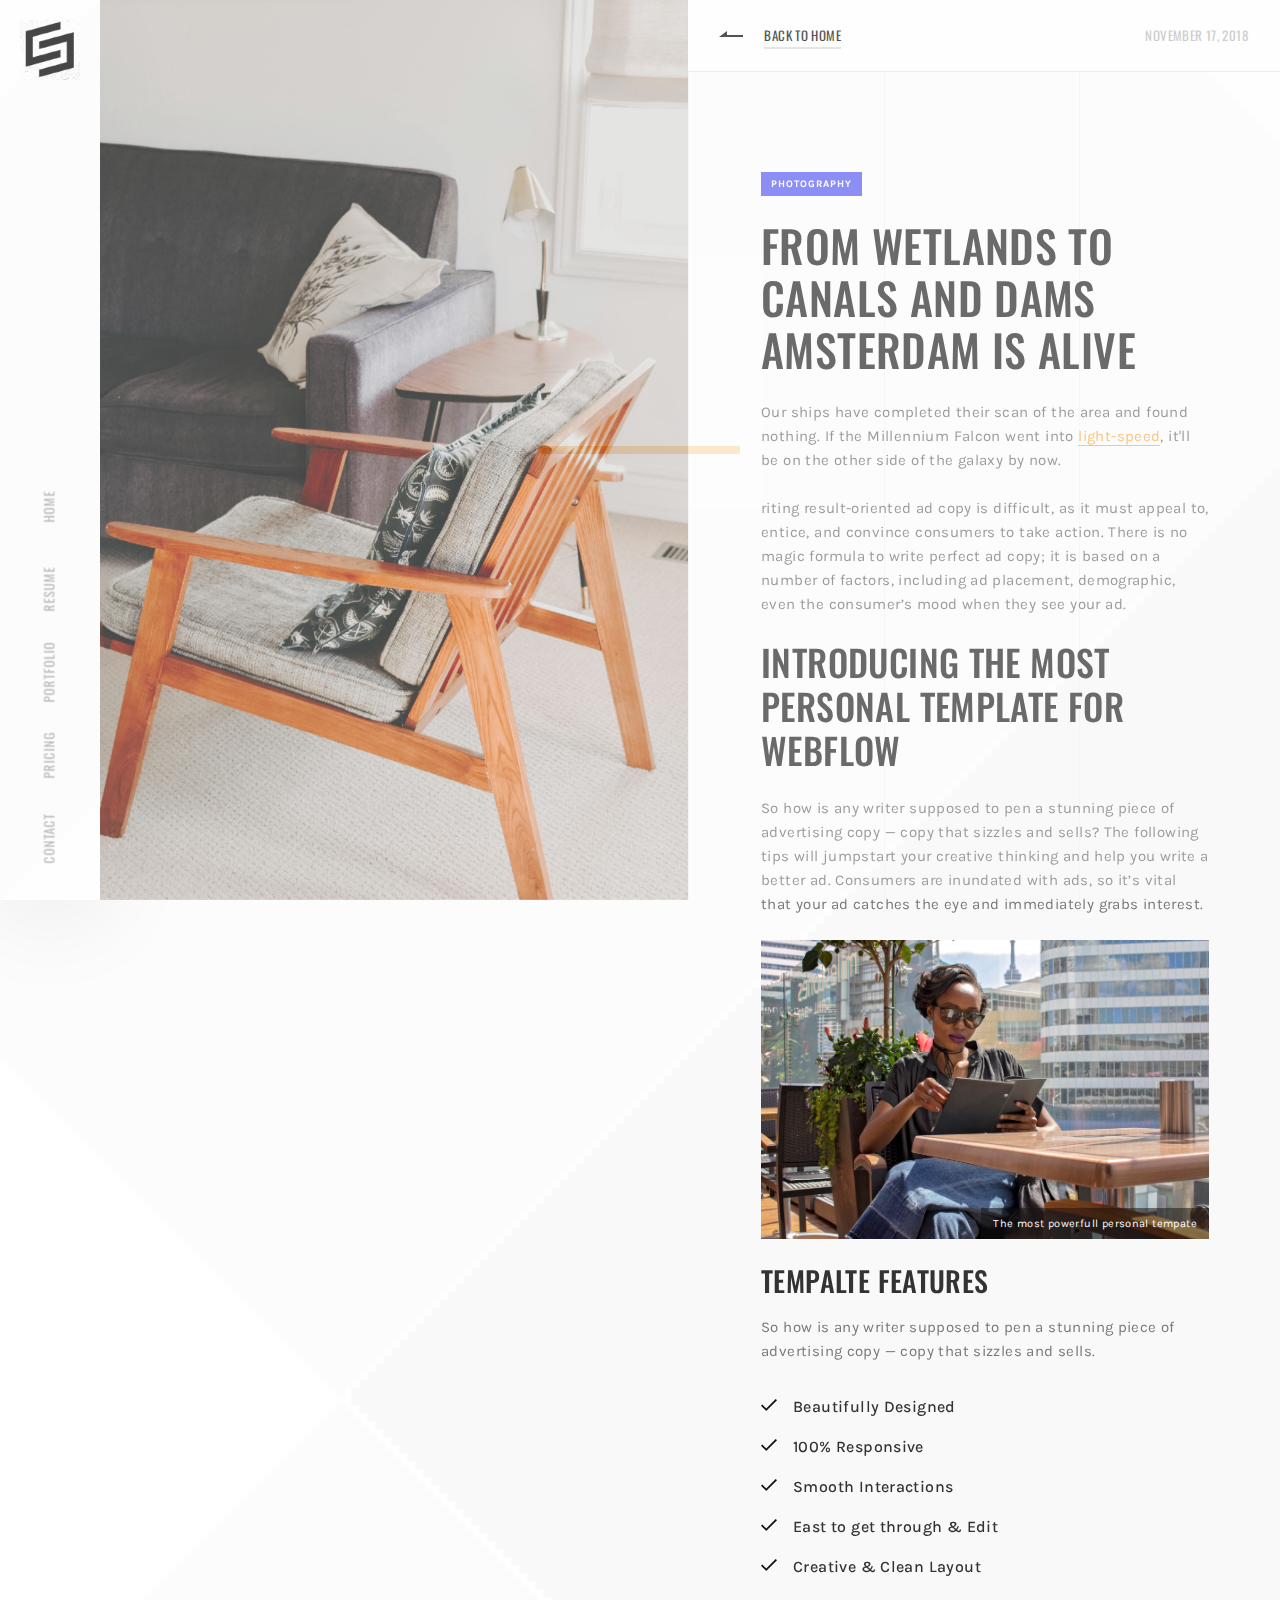
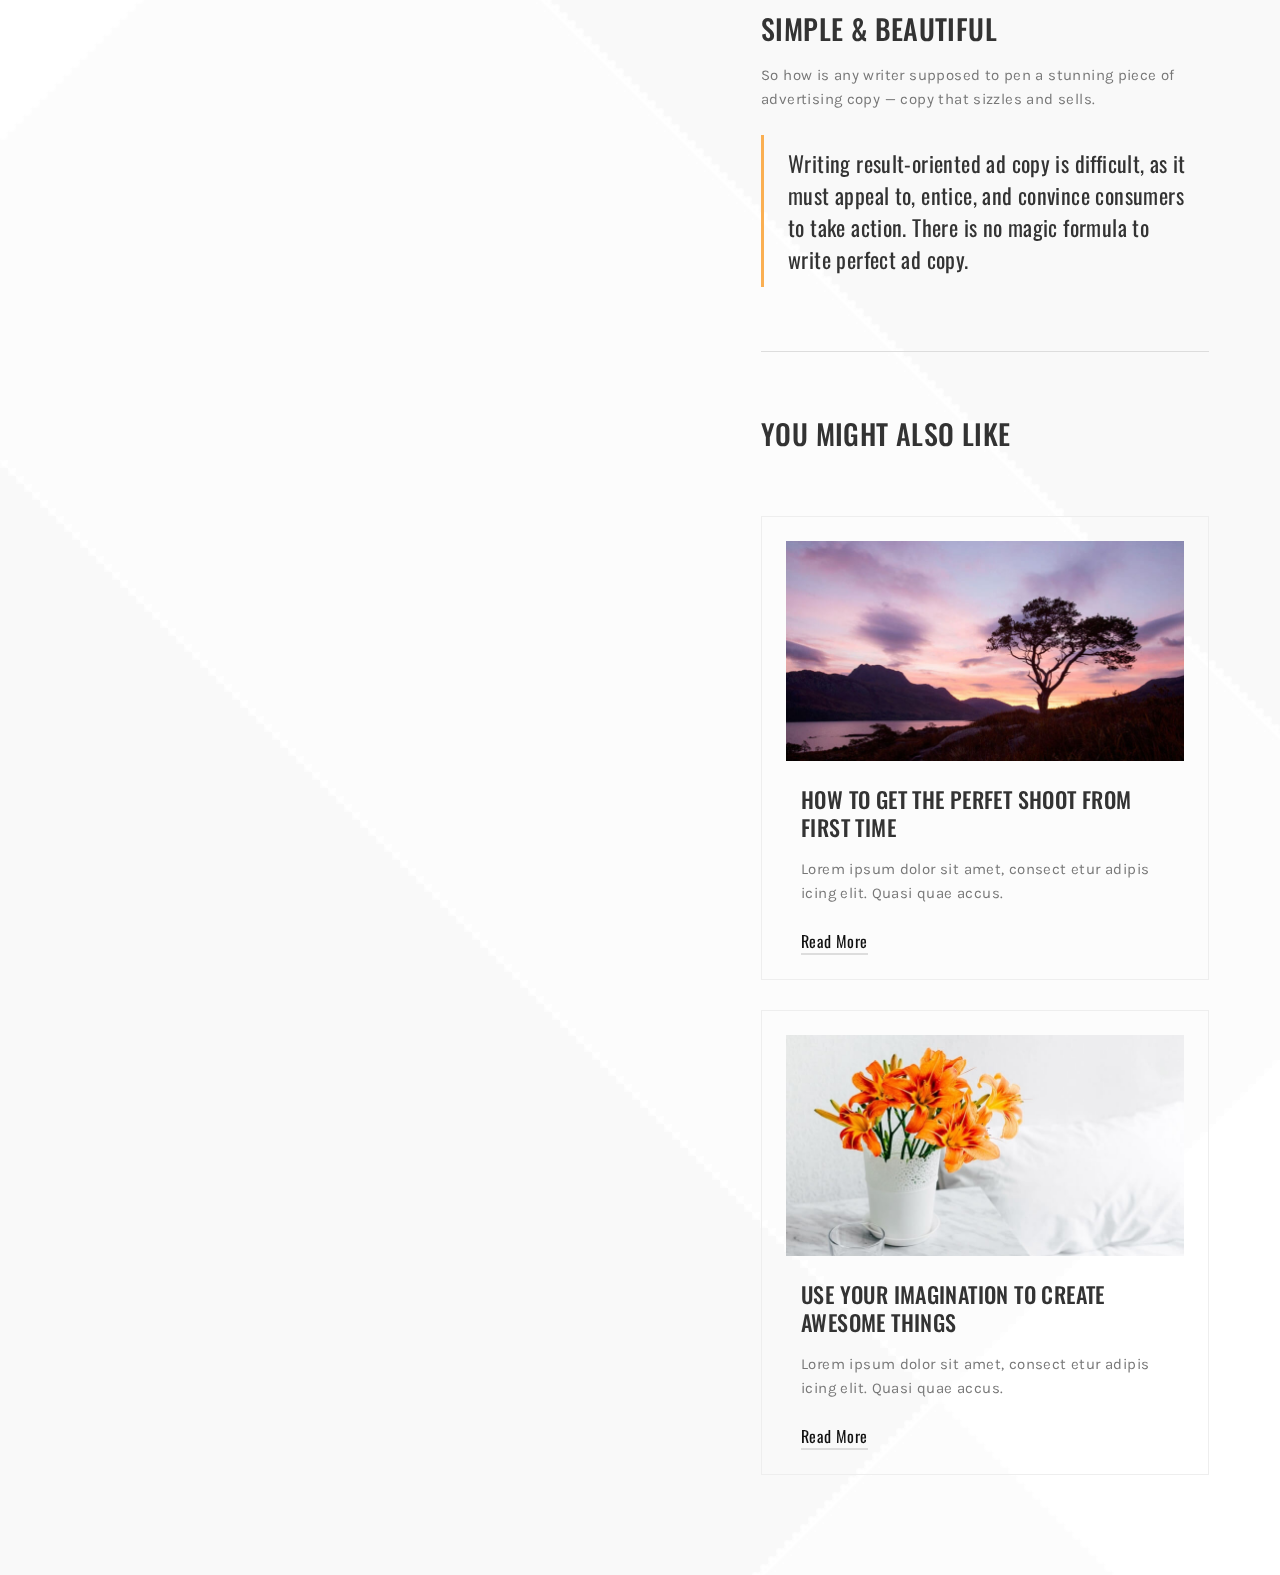
<file: index-single-blog.html>
<!doctype html>
<html lang="zxx"> 


<!-- Mirrored from maron.netlify.com/index-single-blog.html by HTTrack Website Copier/3.x [XR&CO'2014], Mon, 09 Mar 2020 16:47:29 GMT -->
<!-- Added by HTTrack --><meta http-equiv="content-type" content="text/html;charset=UTF-8" /><!-- /Added by HTTrack -->
<head>
    <meta charset="utf-8">
    <title>Maron - One Page Personal Themplate</title>
    <meta name="description" content="Maron - One Page Personal Themplate"/>
    <meta name="viewport" content="width=device-width, initial-scale=1, shrink-to-fit=no">
    <meta http-equiv="X-UA-Compatible" content="IE=edge" />

    <!-- Loading Bootstrap CSS -->
    <link href="assets/plugins/bootstrap/css/bootstrap.min.css" rel="stylesheet" type="text/css">

    <!-- Favicon -->
    <link rel="shortcut icon" href="assets/images/favicon.ico"> 
    
    <!-- Loading Font Icons -->
    <link href="assets/plugins/ionicons/css/ionicons.min.css" rel="stylesheet" type="text/css">
    
    <!-- Include all css plugins (below), or include individual files as needed -->
    <link href="assets/plugins/jpreloader/css/jpreloader.css" rel="stylesheet" type="text/css">
    <link href="assets/plugins/magnific-popup/magnific-popup.css" rel="stylesheet" type="text/css">
    
    <!-- Main CSS -->
    <link href="assets/css/styles.css" rel="stylesheet" type="text/css">
    <link href="assets/css/responsive.css" rel="stylesheet" type="text/css">
    <link href="assets/css/font-awesome.min.css" rel="stylesheet" type="text/css">
    
    <!-- Modernizr JS for IE8 support of HTML5 elements and media queries -->
    <!--[if lt IE 8]>
    <script src="assets/plugins/modernizr/modernizr.min.js"></script>
    <![endif]-->
</head>

<body id="page-top">
  
    <!-- BACKGROUND GRID START -->
    <div class="background-grid height-100 position-fixed">
        <span class="column height-100"></span>
        <span class="column height-100"></span>
        <span class="column height-100"></span>
        <span class="column height-100 hidden-xs"></span>
        <span class="column height-100 hidden-xs hidden-sm"></span>
        <span class="column height-100 hidden-xs hidden-sm"></span>
    </div>
    <!-- //BACKGROUND GRID END -->
    
    <!-- HEADER START -->
    <header class="header">
        <div class="logo text-center">
            <div class="display-table height-100 width-100">
                <div class="display-table-cell vertical-align-middle">
                    <img src="assets/images/logo.png" alt="">
                </div>
                <!-- //.display-table-cell -->
            </div>
            <!-- //.display-table -->
        </div>
        <!-- //.logo -->
        
        <div class="nav-trigger nav-trigger-open">
            <div class="nav-toggle">
                <span></span>
                <span></span>
                <span></span>
            </div>
            <!-- //.nav-toggle -->
        </div>
        <!-- //.nav-trigger -->
    </header>
    <!-- //HEADER END -->
    
    
    
    <!-- NAVIGATION START -->
    <div id="navigation" class="navbar navbar-display-block" role="navigation">
        <div class="container-fluid display-table height-100 width-100">
            <div class="nav-wraper display-table-cell width-100">
                <div class="nav-trigger nav-trigger-close">
                    <span></span>
                    <span></span>
                </div>
                <!-- //.nav-trigger -->

                <ul class="nav navbar-nav text-center text-small text-uppercase">
                    <li class="page-scroll"><a href="index-2.html#home">Home</a></li>
                    <li class="page-scroll"><a href="index-2.html#work-experiences">Resume</a></li>
                    <li class="page-scroll"><a href="index-2.html#portfolio">Portfolio</a></li>
                    <li class="page-scroll"><a href="index-2.html#pricing">Pricing</a></li>
                    <li class="page-scroll"><a href="index-2.html#contact">Contact</a></li>
                </ul>

            </div>
            <!-- //.display-table-cell -->
        </div>
        <!-- //.container-fluid -->
    </div>
    <!-- //NAVIGATION END -->
    
    
    
    <!-- WRAPPER START -->
    <div class="wrapper">
        
        <!-- SECTION - HOME START -->
        <section id="home" class="no-padding-tb width-100">
            
            <div class="container-fluid">
                <div class="row">

                    <div class="col-md-6">
                        <div class="blog-img fix">
                            
                        </div>
                    </div>

                    <div class="col-md-6">
                        <div class="blog-split-content">
                            <div class="hero-split-intro">
                                
                                <div class="post-panel nav-left">
                                    <a href="index-2.html" class="post-back-link w-inline-block">
                                        <div class="link-v1">Back to Home</div>
                                    </a>
                                    <div class="post-date">November 17, 2018</div>
                                </div>
                                <a href="#" class="badge color">Photography</a>
                                <h1 class="heading">FROM WETLANDS TO CANALS AND DAMS AMSTERDAM IS ALIVE</h1>
                                <p class="grey-text">Our ships have completed their scan of the area and found nothing. If the Millennium Falcon went into <a href="#" class="text-link">light-speed</a>, it'll be on the other side of the galaxy by now.</p>
                                <p class="grey-text">riting result-oriented ad copy is difficult, as it must appeal to, entice, and convince consumers to take action. There is no magic formula to write perfect ad copy; it is based on a number of factors, including ad placement, demographic, even the consumer’s mood when they see your ad. </p>
                                <h2>Introducing The Most Personal Template for Webflow</h2>
                                <p class="grey-text">So how is any writer supposed to pen a stunning piece of advertising copy — copy that sizzles and sells? The following tips will jumpstart your creative thinking and help you write a better ad. Consumers are inundated with ads, so it’s vital that your ad catches the eye and immediately grabs interest.</p>
                                <div class="blog-single">
                                    <img src="assets/images/blog-single.jpg" alt="">
                                    <div class="img-caption">The most powerfull personal tempate</div>
                                </div>

                                <h3 class="mt-24">Tempalte features</h3>
                                <p class="grey-text">So how is any writer supposed to pen a stunning piece of advertising copy — copy that sizzles and sells.</p>
                                <div class="list-wra" style="margin-bottom:24px">
                                    <div class="side-feature-list-item">
                                        <img src="assets/images/icons/check-icon.svg" width="16" class="check-mark-icon" alt="">
                                        <div class="plan-desc">Beautifully Designed</div>
                                    </div>
                                    <div class="side-feature-list-item">
                                        <img src="assets/images/icons/check-icon.svg" width="16" class="check-mark-icon" alt="">
                                        <div class="plan-desc">100% Responsive</div>
                                    </div>
                                    <div class="side-feature-list-item">
                                        <img src="assets/images/icons/check-icon.svg" width="16" class="check-mark-icon" alt="">
                                        <div class="plan-desc">Smooth Interactions</div>
                                    </div>
                                    <div class="side-feature-list-item">
                                        <img src="assets/images/icons/check-icon.svg" width="16" class="check-mark-icon" alt="">
                                        <div class="plan-desc">East to get through & Edit</div>
                                    </div>
                                    <div class="side-feature-list-item">
                                        <img src="assets/images/icons/check-icon.svg" width="16" class="check-mark-icon" alt="">
                                        <div class="plan-desc">Creative & Clean Layout </div>
                                    </div>
                                </div>
                                <h3 >Simple &amp; Beautiful</h3>
                                <p class="grey-text">So how is any writer supposed to pen a stunning piece of advertising copy — copy that sizzles and sells.</p>
                                <blockquote>Writing result-oriented ad copy is difficult, as it must appeal to, entice, and convince consumers to take action. There is no magic formula to write perfect ad copy.</blockquote>

                                <h3 class="more-posts-heading">You might Also Like</h3>
                                <div class="service-item blog display-inline-block position-relative">
                                    <img src="assets/images/blog/1.jpg" alt="">
                                    <div class="service-v2-info">
                                        <a href="#"><h4 class="service-v2-heading mt-24">HOW TO GET THE PERFET SHOOT FROM FIRST TIME</h4></a>
                                        <p class="post-description">Lorem ipsum dolor sit amet, consect etur adipis icing elit. Quasi quae accus.</p>
                                        <a href="#" class="link-v2">Read More</a>
                                    </div>
                                </div>

                                <div class="service-item blog display-inline-block position-relative">
                                    <img src="assets/images/blog/2.jpg" alt="">
                                    <div class="service-v2-info">
                                        <a href="#"><h4 class="service-v2-heading mt-24">USE YOUR IMAGINATION TO CREATE AWESOME THINGS</h4></a>
                                        <p class="post-description">Lorem ipsum dolor sit amet, consect etur adipis icing elit. Quasi quae accus.</p>
                                        <a href="#" class="link-v2">Read More</a>
                                    </div>
                                </div>

                            </div>
                        </div>
                    </div>
                    <!-- //.col-md-6 -->

                </div>
                <!-- //.row -->
            </div>
            <!-- //.container -->
            
        </section>
        <!-- //SECTION - HOME END -->

    </div>
    <!-- //WRAPPER END -->
    
    
    <!-- Loading jQuery -->
    <script src="assets/plugins/jquery/jquery.min.js"></script>
    
    <!-- Loading Bootstrap JS -->
    <script src="assets/plugins/bootstrap/js/bootstrap.min.js"></script>
    
    <!-- Include all js plugins (below) -->
    <script src="assets/plugins/jpreloader/js/jpreloader.min.js"></script>
    <script src="assets/plugins/debouncer/debouncer.js"></script>
    <script src="assets/plugins/easing/jquery.easing.min.js"></script>
    <script src="assets/plugins/magnific-popup/jquery.magnific-popup.min.js"></script>
    
    <!-- Loading Theme JS -->
    <script src="assets/js/main.js"></script>
    
</body>


<!-- Mirrored from maron.netlify.com/index-single-blog.html by HTTrack Website Copier/3.x [XR&CO'2014], Mon, 09 Mar 2020 16:47:29 GMT -->
</html>
</file>
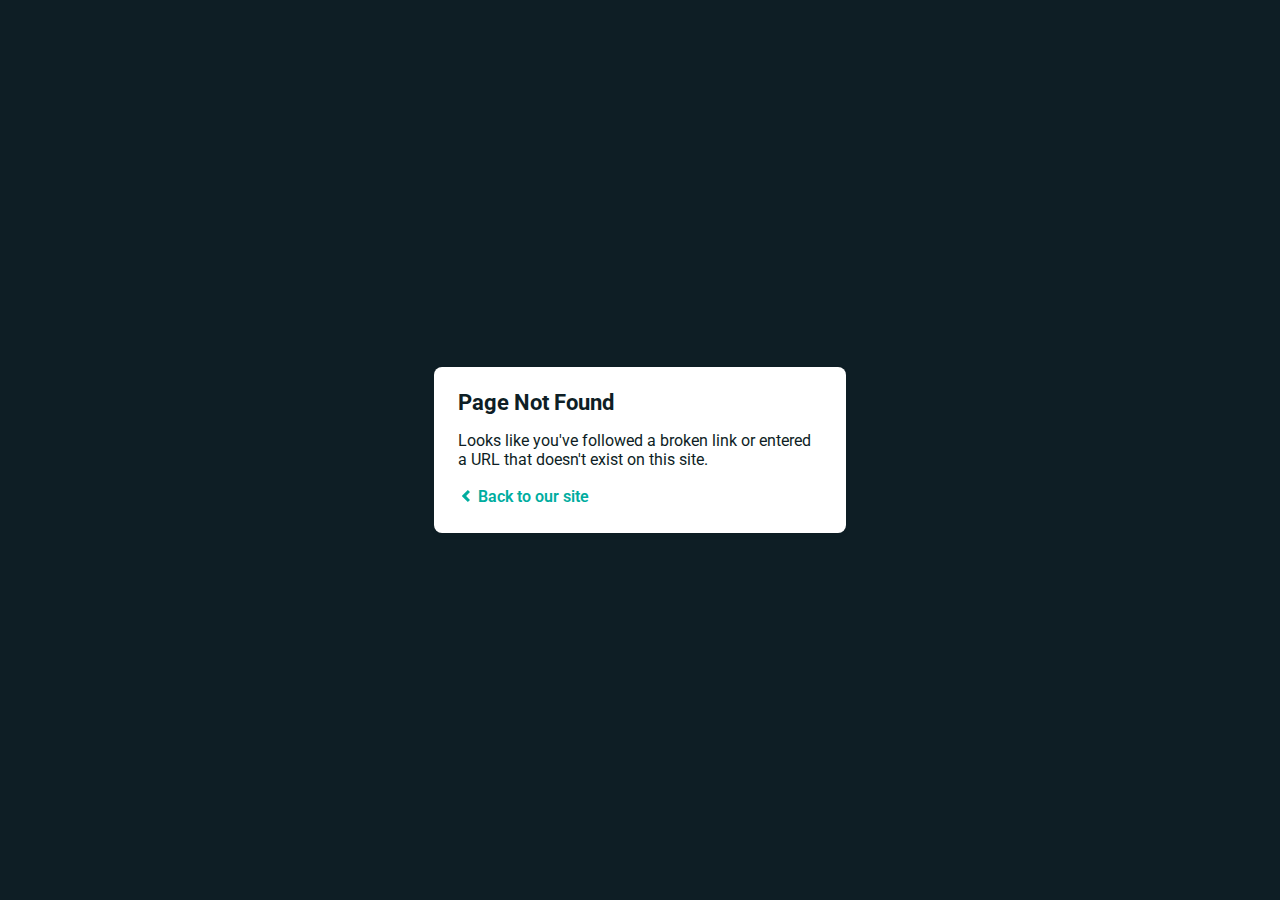
<file: assets/img/icon-arrow-left-dark.html>
<!DOCTYPE html>
<html>
  <head>
    <meta charset="utf-8">
    <meta name="viewport" content="width=device-width, initial-scale=1.0, maximum-scale=1.0, user-scalable=no">

    <title>Page Not Found</title>
    <link href='https://fonts.googleapis.com/css?family=Roboto:400,700&subset=latin,latin-ext' rel='stylesheet' type='text/css'>
    <style>
    body {
      font-family: -apple-system, BlinkMacSystemFont, "Segoe UI", Roboto, Helvetica, Arial, sans-serif, "Apple Color Emoji", "Segoe UI Emoji", "Segoe UI Symbol";
      background: rgb(14, 30, 37);
      color: white;
      overflow: hidden;
      margin: 0;
      padding: 0;
    }

    h1 {
      margin: 0;
      font-size: 22px;
      line-height: 24px;
    }

    .main {
      position: relative;
      display: flex;
      flex-direction: column;
      align-items: center;
      justify-content: center;
      height: 100vh;
      width: 100vw;
    }

    .card {
      position: relative;
      display: flex;
      flex-direction: column;
      width: 75%;
      max-width: 364px;
      padding: 24px;
      background: white;
      color: rgb(14, 30, 37);
      border-radius: 8px;
      box-shadow: 0 2px 4px 0 rgba(14, 30, 37, .16);
    }

    a {
      margin: 0;
      text-decoration: none;
      font-weight: 600;
      line-height: 24px;
      color: #00ad9f;
    }

    a svg {
      position: relative;
      top: 2px;
    }

    a:hover,
    a:focus {
      text-decoration: underline;
      color: #007A70;
    }

    a:hover svg path{
      fill: #007A70;
    }

    p:last-of-type {
      margin: 0;
    }

    </style>
  </head>
  <body>
    <div class="main">
      <div class="card">
        <div class="header">
          <h1>Page Not Found</h1>
        </div>
        <div class="body">
          <p>Looks like you've followed a broken link or entered a URL that doesn't exist on this site.</p>
          <p>
            <a id="back-link" href="/">
              <svg xmlns="http://www.w3.org/2000/svg" width="16" height="16" viewBox="0 0 16 16">
                <path fill="#00ad9f" d="M11.9998836,4.09370803 L8.55809517,7.43294953 C8.23531459,7.74611298 8.23531459,8.25388736 8.55809517,8.56693769 L12,11.9062921 L9.84187871,14 L4.24208544,8.56693751 C3.91930485,8.25388719 3.91930485,7.74611281 4.24208544,7.43294936 L9.84199531,2 L11.9998836,4.09370803 Z"/>
              </svg>
              Back to our site
             </a>
          </p>
        </div>
      </div>
    </div>
    <script>
      (function() {
        if (document.referrer && document.location.host && document.referrer.match(new RegExp("^https?://" + document.location.host))) {
          document.getElementById("back-link").setAttribute("href", document.referrer);
        }
      })();
    </script>
  </body>
</html>
</file>
<file: assets/plugins/jpreloader/css/jpreloader.css>
body{
	display:none;
}
#jpreOverlay {
	background-color: #000000;
}
#jpreSlide{
	font-size:22px;
	font-weight:bold;
	color:#ccc;
	text-align:center;
	width:50%;
	height:30%;
}
#jpreLoader{
	width:300px;
	height:25px;
	box-shadow:0 0 7px 3px #fff;
	-moz-box-shadow:0 0 7px 3px #fff;
	-webkit-box-shadow:0 0 7px 3px #fff;
	border-radius:25px;
	-moz-border-radius:25px;
	-webkit-border-radius:25px;
}
#jpreBar {
	border-radius:25px;
	-moz-border-radius:25px;
	-webkit-border-radius:25px;
	
	background-size:30px 30px;
	-moz-background-size:30px 30px;
	-webkit-background-size:30px 30px;
	-o-background-size:30px 30px;
	
	box-shadow:
      0 5px 5px rgba(255,255,255,0.6) inset,
      0 -5px 7px rgba(0, 0, 0, 0.4) inset;
   -moz-box-shadow:
      0 5px 5px rgba(255,255,255,0.6) inset,
      0 -5px 7px rgba(0, 0, 0, 0.4) inset;
   -webkit-box-shadow:
      0 5px 5px rgba(255,255,255,0.6) inset,
      0 -5px 7px rgba(0, 0, 0, 0.4) inset;
   filter: progid:DXImageTransform.Microsoft.gradient(
      startColorstr='#33ffffff',
      endColorstr='#33000000',
      GradientType=0 );

	background-color:#E07300;
	background-image: -moz-linear-gradient(-45deg, 
		rgba(255,255,255,0.15) 0%, 
		rgba(255,255,255,0.15) 25%, 
		rgba(255,255,255,0) 25%, 
		rgba(255,255,255,0) 50%, 
		rgba(255,255,255,0.15) 50%, 
		rgba(255,255,255,0.15) 75%, 
		rgba(255,255,255,0) 75%, 
		rgba(255,255,255,0) 100%);
	background-image: -webkit-gradient(linear, left top, right bottom, 
		color-stop(0%,rgba(255,255,255,0.2)), 
		color-stop(25%,rgba(255,255,255,0.2)), 
		color-stop(25%,rgba(255,255,255,0)), 
		color-stop(50%,rgba(255,255,255,0)), 
		color-stop(50%,rgba(255,255,255,0.2)), 
		color-stop(75%,rgba(255,255,255,0.2)),
		color-stop(75%,rgba(255,255,255,0)),
		color-stop(100%,rgba(255,255,255,0)));
	background-image: -webkit-linear-gradient(-45deg, 
		rgba(255,255,255,0.3) 0%,
		rgba(255,255,255,0.3) 25%,
		rgba(255,255,255,0) 25%,
		rgba(255,255,255,0) 50%,
		rgba(255,255,255,0.3) 50%,
		rgba(255,255,255,0.3) 75%,
		rgba(255,255,255,0) 75%,
		rgba(255,255,255,0) 100%);
	background-image: -o-linear-gradient(-45deg, 
		rgba(255,255,255,0.15) 0%,
		rgba(255,255,255,0.15) 25%,
		rgba(255,255,255,0) 25%,
		rgba(255,255,255,0) 50%,
		rgba(255,255,255,0.15) 50%,
		rgba(255,255,255,0.15) 75%,
		rgba(255,255,255,0) 75%,
		rgba(255,255,255,0) 100%);
	background-image: -ms-linear-gradient(-45deg, 
		rgba(255,255,255,0.15) 0%,
		rgba(255,255,255,0.15) 25%,
		rgba(255,255,255,0) 25%,
		rgba(255,255,255,0) 50%,
		rgba(255,255,255,0.15) 50%,
		rgba(255,255,255,0.15) 75%,
		rgba(255,255,255,0) 75%,
		rgba(255,255,255,0) 100%);
	background-image: linear-gradient(135deg, 
		rgba(255,255,255,0.15) 0%,
		rgba(255,255,255,0.15) 25%,
		rgba(255,255,255,0) 25%,
		rgba(255,255,255,0) 50%,
		rgba(255,255,255,0.15) 50%,
		rgba(255,255,255,0.15) 75%,
		rgba(255,255,255,0) 75%,
		rgba(255,255,255,0) 100%);
		
	animation: progress 2s linear infinite;
	-moz-animation: progress 2s linear infinite;
	-webkit-animation: progress 2s linear infinite;
	-ms-animation: progress 2s linear infinite;
	-o-animation: progress 2s linear infinite;	
}
#jprePercentage {
	color:#ccc;
	font-family:"Trebuchet MS",Arial,Helvetica,sans-serif;
	font-weight:bold;
	text-align:center;
	text-shadow:1px 1px 1px #333;
	top:-100%;
}

#jpreButton{
	padding:3px 10px;
	cursor:pointer;
	font-weight:bold;
	line-height:1.5;
	text-align:center;
	width:100px;
	margin:0 auto;
	color:#fff;
	text-shadow:-1px -1px 0 #01293F;
	border:1px solid #2EACEA;
	
	border-radius:30px;
	-moz-border-radius:30px;
	-webkit-border-radius:30px;
	
	background-color: #23a6ed;
	background-image: -moz-linear-gradient(top, #23a6ed 0%, #1275aa 100%);
	background-image: -webkit-gradient(linear, left top, left bottom, color-stop(0%,#23a6ed), color-stop(100%,#1275aa));
	background-image: -webkit-linear-gradient(top, #23a6ed 0%,#1275aa 100%);
	background-image: -o-linear-gradient(top, #23a6ed 0%,#1275aa 100%);
	background-image: -ms-linear-gradient(top, #23a6ed 0%,#1275aa 100%);
	background-image: linear-gradient(to bottom, #23a6ed 0%,#1275aa 100%);
	filter: progid:DXImageTransform.Microsoft.gradient( startColorstr='#23a6ed', endColorstr='#1275aa',GradientType=0 );
}

@-webkit-keyframes progress {
  from {
    background-position: 0 0;
  }
  to {
    background-position: -60px -60px;
  }
}
@-moz-keyframes progress {
  from {
    background-position: 0 0;
  }
  to {
    background-position: -60px -60px;
  }
}
@-ms-keyframes progress {
  from {
    background-position: 0 0;
  }
  to {
    background-position: -60px -60px;
  }
}
@-o-keyframes progress {
  from {
    background-position: 0 0;
  }
  to {
    background-position: -60px -60px;
  }
}
@keyframes progress {
  from {
    background-position: 0 0;
  }
  to {
    background-position: -60px -60px;
  }
}
</file>
<file: assets/css/styles.css>
/*** 
====================================================================
  Table of contents
====================================================================

- Google Fonts
- General Css Styles
- Header style
- Navbar Styles 
- About section styles
- Seatures Section styles 
- Services Section style 
- Fun-Facts Section Styles 
- Contact Section styles 
- Blog Section style 
- Skills Section style
- Portfolio Section style 
- pricing table style 
- Testimonials Section style  
- Work Process Section styles
- Footer area style 
- Blog Page

***/

/*** 

====================================================================
  Google fonts
====================================================================

***/
@import url('https://fonts.googleapis.com/css?family=Oswald:300,400,500,700');
@import url('https://fonts.googleapis.com/css?family=Karla:400,700');
@import url('https://fonts.googleapis.com/css?family=Roboto:300,400,700');
/*** 

====================================================================
  Important css
====================================================================

***/
a,
a:active,
a:focus,
a:hover {
    text-decoration: none;
    color: #333
}

a,
body {
    color: #333
}

body,
h1,
h2,
h3,
h4,
h5,
h6,
html,
ul {
    margin: 0;
    padding: 0
}

body,
h6 {
    line-height: 23px
}

.min-height-100,
.popup-wrap .mfp-content {
    min-height: 100%
}

body,
html {
    height: 100%
}

body {
    background-color: #fff;
    background-image: url(../images/bg-pattern-mobile.jpg);
    background-position: center 300px;
    font-family: Karla, sans-serif;
    font-size: 13px;
    -webkit-font-smoothing: antialiased;
    -moz-font-smoothing: antialiased;
    -ms-font-smoothing: antialiased;
    -o-font-smoothing: antialiased;
    letter-spacing: .03em
}

a {
    -webkit-transition: all .2s ease-in-out;
    -moz-transition: all .2s ease-in-out;
    -o-transition: all .2s ease-in-out;
    transition: all .2s ease-in-out;
}

a:active,
a:focus,
a:hover {
    outline: 0
}

p {
    margin-bottom: 24px;
    font-size: 15px;
    line-height: 24px;
    color: #777;
    font-family: Karla, sans-serif
}
img {
    height: auto;
    max-width: 100%
}
img {
    max-width: 100%;
    vertical-align: middle;
    display: inline-block;
}

dl,
ol,
ul {
    list-style-position: outside
}

input,
select,
textarea {
    font-size: 11px;
    letter-spacing: 1px;
    margin: 0 0 20px;
    max-width: 100%;
    padding: 8px 15px;
    resize: none;
    width: 100%
}

input[type=submit] {
    width: auto
}

input[type=submit],
input[type=button],
input[type=email],
input[type=password],
input[type=search],
input[type=text],
textarea {
    -webkit-appearance: none;
    border-radius: 0
}

input:focus,
textarea:focus {
    outline: 0
}

input[type=submit]:focus {
    border: none
}



select::-ms-expand {
    display: none
}

.btn,
.text-highlight {
    display: inline-block
}

::-webkit-scrollbar {
    width: 12px
}

::-webkit-scrollbar-track {
    -webkit-box-shadow: inset 0 0 6px rgba(0, 0, 0, .3);
    -moz-box-shadow: inset 0 0 6px rgba(0, 0, 0, .3);
    box-shadow: inset 0 0 6px rgba(0, 0, 0, .3)
}

::-webkit-scrollbar-thumb {
    background: rgba(210, 210, 210, .8);
    -webkit-box-shadow: inset 0 0 6px rgba(0, 0, 0, .5);
    -moz-box-shadow: inset 0 0 6px rgba(0, 0, 0, .5);
    box-shadow: inset 0 0 6px rgba(0, 0, 0, .5)
}

::-webkit-scrollbar-thumb:window-inactive {
    background: rgba(210, 210, 210, .4)
}

.background-cover,
.background-fix {
    background-repeat: no-repeat;
    background-size: cover
}

h1 {
    margin-top: 0px;
    margin-bottom: 24px;
    font-family: Oswald, sans-serif;
    font-size: 44px;
    line-height: 52px;
    font-weight: 500;
    text-transform: uppercase;
}

h2 {
    margin-top: 0px;
    margin-bottom: 24px;
    font-family: Oswald, sans-serif;
    font-size: 36px;
    line-height: 44px;
    font-weight: 500;
    text-transform: uppercase;
}

h3 {
    margin-top: 0px;
    margin-bottom: 16px;
    font-family: Oswald, sans-serif;
    font-size: 28px;
    line-height: 36px;
    font-weight: 500;
    text-transform: uppercase;
}

h4 {
    margin-top: 0px;
    margin-bottom: 16px;
    font-family: Oswald, sans-serif;
    font-size: 22px;
    line-height: 28px;
    font-weight: 500;
    text-transform: uppercase;
}

h5 {
    font-size: 20px;
    line-height: 25px
}

h6 {
    margin-top: 0px;
    margin-bottom: 8px;
    font-family: Oswald, sans-serif;
    font-size: 15px;
    line-height: 20px;
    font-weight: 500;
    text-transform: uppercase;
}


.btn,
.mfp-counter,
.mfp-title {
    font-family: Karla, sans-serif
}


.word-wrap {
    word-wrap: break-word
}


.background-cover {
    overflow: hidden
}
.section.dark {
    background-image: -webkit-linear-gradient(0deg, #40424b, #1c1d24);
    background-image: linear-gradient(90deg, #40424b, #1c1d24);
}
.section.dark h2{
    color: #fff
}
@media (min-width:992px) {
    body {
        background-image: url(../images/bg-pattern.jpg)
    }
    .background-fix {
        background-attachment: fixed
    }
}




i {
    margin: 0
}

i-circled {
    border-radius: 50%!important
}

.icon {
    font-size: 40px
}


.btn {
    border: 1px solid transparent;
    border-radius: 0;
    letter-spacing: 1px;
    margin-right: 15px;
    text-transform: uppercase;
    width: auto
}

.btn i {
    margin-right: 5px
}

.btn.btn-very-small {
    font-size: 9px;
    padding: 4px 12px 3px;
    letter-spacing: 1px
}

.btn.btn-small {
    font-size: 11px;
    padding: 5px 14px;
    letter-spacing: 1px
}

.btn.btn-medium {
    font-size: 14px;
    padding: 10px 22px;
    letter-spacing: 1px
}

.btn.btn-extra-large,
.btn.btn-large {
    padding: 18px 35px;
    letter-spacing: 1px
}

.btn.btn-large {
    font-size: 16px
}

.btn.btn-extra-large {
    font-size: 18px
}

.btn.btn-large i {
    font-size: 24px
}

.btn.btn-rounded {
    border-radius: 4px!important
}

.btn-shadow {
    -webkit-box-shadow: 0 6px 20px 0 rgba(0, 0, 0, .09), 0 8px 17px 0 rgba(0, 0, 0, .08);
    -moz-box-shadow: 0 6px 20px 0 rgba(0, 0, 0, .09), 0 8px 17px 0 rgba(0, 0, 0, .08);
    box-shadow: 0 6px 20px 0 rgba(0, 0, 0, .09), 0 8px 17px 0 rgba(0, 0, 0, .08)
}

.sep-display-block,
.separator-line,
.separator-line-extra-thick,
.separator-line-extra-thick-full,
.separator-line-extra-thick-long,
.separator-line-full,
.separator-line-long,
.separator-line-medium-thick,
.separator-line-medium-thick-full,
.separator-line-medium-thick-long,
.separator-line-thick,
.separator-line-thick-full,
.separator-line-thick-long,
.separator-line-thin,
.separator-line-thin-full,
.separator-line-thin-long {
    display: block
}

.sep-line-thin,
.separator-line-thin,
.separator-line-thin-full,
.separator-line-thin-long {
    height: 1px
}

.sep-line-medium,
.separator-line,
.separator-line-full,
.separator-line-long {
    height: 2px
}

.sep-line-thick,
.separator-line-thick,
.separator-line-thick-full,
.separator-line-thick-long {
    height: 4px
}

.sep-line-medium-thick,
.separator-line-medium-thick,
.separator-line-medium-thick-full,
.separator-line-medium-thick-long {
    height: 6px
}

.sep-line-extra-thick,
.separator-line-extra-thick,
.separator-line-extra-thick-full,
.separator-line-extra-thick-long {
    height: 8px
}

.sep-line-width,
.separator-line,
.separator-line-extra-thick,
.separator-line-medium-thick,
.separator-line-thick,
.separator-line-thin {
    width: 30px
}

.sep-line-width-long,
.separator-line-extra-thick-long,
.separator-line-long,
.separator-line-medium-thick-long,
.separator-line-thick-long,
.separator-line-thin-long {
    width: 80px
}

.sep-line-width-full,
.separator-line-extra-thick-full,
.separator-line-full,
.separator-line-medium-thick-full,
.separator-line-thick-full,
.separator-line-thin-full {
    width: 100%
}



.text-italic {
    font-style: italic
}

/*** 

====================================================================
  Header Section style
====================================================================

***/
.hero-split-content{
    position: relative;
    display: -webkit-box;
    display: -webkit-flex;
    display: -ms-flexbox;
    display: flex;
    height: 100vh;
    padding-right: 10%;
    padding-left: 10%;
    -webkit-box-orient: vertical;
    -webkit-box-direction: normal;
    -webkit-flex-direction: column;
    -ms-flex-direction: column;
    flex-direction: column;
    -webkit-box-pack: center;
    -webkit-justify-content: center;
    -ms-flex-pack: center;
    justify-content: center;
    -webkit-box-align: start;
    -webkit-align-items: flex-start;
    -ms-flex-align: start;
    align-items: flex-start;
    -webkit-box-flex: 1;
    -webkit-flex: 1;
    -ms-flex: 1;
    flex: 1;
}

.hero-split-intro{
    position: relative;
    display: -webkit-box;
    display: -webkit-flex;
    display: -ms-flexbox;
    display: flex;

    -webkit-box-orient: vertical;
    -webkit-box-direction: normal;
    -webkit-flex-direction: column;
    -ms-flex-direction: column;
    flex-direction: column;
    -webkit-box-pack: center;
    -webkit-justify-content: center;
    -ms-flex-pack: center;
    justify-content: center;
    -webkit-box-align: start;
    -webkit-align-items: flex-start;
    -ms-flex-align: start;
    align-items: flex-start;
    -webkit-box-flex: 1;
    -webkit-flex: 1;
    -ms-flex: 1;
    flex: 1;
}
.contact-block {
    position: absolute;
    left: 0px;
    top: 0px;
    display: -webkit-box;
    display: -webkit-flex;
    display: -ms-flexbox;
    display: flex;
    margin-top: 42px;
    margin-bottom: 8px;
    padding-top: 0px;
    padding-bottom: 16px;
    -webkit-box-align: center;
    -webkit-align-items: center;
    -ms-flex-align: center;
    align-items: center;
    font-family: Oswald, sans-serif;
    color: #bbb;
    font-size: 13px;
    line-height: 24px;
    text-transform: uppercase;
}
.contact-text {
    margin-right: 10px;
}
@media (max-width: 600px){
	h1{
		font-size: 30px;
		line-height: 40px;
	}
	h2{
		font-size: 28px;
		line-height: 35px;
	}
	.location-block.home-v2,
	.contact-block.home-v2{
		display: none;
	}
}
.link-v1 {
    box-shadow: 0 2px 0 0 #ddd;
    -webkit-transition: box-shadow 400ms ease;
    transition: box-shadow 400ms ease;
    font-family: Oswald, sans-serif;
    color: #111;
    margin-left: 5px;
    font-size: 13px;
    line-height: 24px;
    text-decoration: none;
    text-transform: uppercase;
}
.grey-text {
    color: #777;
}

.text-link {
    box-shadow: 0 1px 0 0 #faaf52;
    -webkit-transition: box-shadow 400ms ease;
    transition: box-shadow 400ms ease;
    color: #faaf52;
    text-decoration: none;
}
.color-text{
    color: #faaf52;
}
.text-link:hover{
    box-shadow: 0 2px 0 0 #faaf52;
    color: #faaf52;
}
.hero-split-content p {
    margin-bottom: 24px;
    font-size: 15px;
    line-height: 24px;
}

.signature {
    margin-bottom: 8px;
}
.location-block {
    position: relative;
    display: -webkit-box;
    display: -webkit-flex;
    display: -ms-flexbox;
    display: flex;
    min-height: 32px;
    padding-right: 16px;
    padding-left: 40px;
    -webkit-box-orient: vertical;
    -webkit-box-direction: normal;
    -webkit-flex-direction: column;
    -ms-flex-direction: column;
    flex-direction: column;
    -webkit-box-pack: center;
    -webkit-justify-content: center;
    -ms-flex-pack: center;
    justify-content: center;
    -webkit-box-align: start;
    -webkit-align-items: flex-start;
    -ms-flex-align: start;
    align-items: flex-start;
    color: #777;
    font-size: 12px;
    line-height: 16px;
}
.location-block.home-v2{
    position: absolute;
    left: 0px;
    bottom: 0px;
    margin-bottom: 42px;
    color: #777;
}
.location-icon {
    position: absolute;
    left: 0px;
    top: 0px;
    margin-top: 4px;
    float: left;
}
.text-block {
    float: left;
    font-size: 12px;
    line-height: 16px;
}
.location-text {
    float: left;
    font-family: Oswald, sans-serif;
    font-size: 16px;
    line-height: 20px;
    color: #333
}
.split-image.hero-1 {
    height: 100vh;
    background-image: /*linear-gradient(0deg, rgba(0, 0, 0, .3), hsla(0, 0%, 100%, 0) 25%),*/ url("../images/undraw_onboarding_o8mv (1).svg");
    background-size: 691px 650px;
    background-position: 0px 0px, 50% 0px;
    /* background-size: auto, cover; */
    background-repeat:no-repeat;
    margin: 0 -13px 0 -40px;
}
.split-image.hero-2 {
    height: 100vh;
    background-image: url(../images/header-img/2.html);
    background-position: 50% 50%;
    background-size: cover;
    background-repeat: no-repeat;
    margin: 0 -15px;
}
@media (max-width: 992px){
    .split-image.hero-1{
        margin-top: -55px
    }
    .home .hero-scroll-button{
        display: none;
    }
}
.hero-scroll-button {
    position: absolute;
    left: -48px;
    bottom: 32px;
    z-index: 1;
    display: -webkit-box;
    display: -webkit-flex;
    display: -ms-flexbox;
    display: flex;
    width: 64px;
    height: 64px;
    -webkit-box-pack: center;
    -webkit-justify-content: center;
    -ms-flex-pack: center;
    justify-content: center;
    -webkit-box-align: center;
    -webkit-align-items: center;
    -ms-flex-align: center;
    align-items: center;
    background-color: #faaf52;
    box-shadow: 0 10px 15px 0 rgba(0, 0, 0, .2);
}
.split-image.hero-1 .location-block.home-v2{
    margin-left: 40px
}
.scroll-img{
    position: relative;
    top: 50%;
    left: 50%;
    transform: translate(-50%, -50%);
}
.split-image.hero-1 .hero-scroll-button{

}
.w-inline-block {
    max-width: 100%;
    display: inline-block;
}
.social-icons {
    display: -webkit-box;
    display: -webkit-flex;
    display: -ms-flexbox;
    display: flex;
    -webkit-box-pack: center;
    -webkit-justify-content: center;
    -ms-flex-pack: center;
    justify-content: center;
    -webkit-flex-wrap: wrap;
    -ms-flex-wrap: wrap;
    flex-wrap: wrap;
}
.social-link.dark-bg {
    box-shadow: inset 0 0 0 1px hsla(0, 0%, 100%, .4);
}
.social-link {
    position: relative;
    display: -webkit-box;
    display: -webkit-flex;
    display: -ms-flexbox;
    display: flex;
    overflow: hidden;
    width: 40px;
    height: 40px;
    margin: 4px;
    -webkit-box-pack: center;
    -webkit-justify-content: center;
    -ms-flex-pack: center;
    justify-content: center;
    -webkit-box-align: center;
    -webkit-align-items: center;
    -ms-flex-align: center;
    align-items: center;
    box-shadow: inset 0 0 0 1px #ddd;
}
.social-link:hover .color-hover.down{
    height: 100% 
} 
.line-button-text {
    position: relative;
    z-index: 1;
    -webkit-transition: all .3s ease-in-out;
    transition: all .3s ease-in-out
}
.button{
    position: relative;
    overflow: hidden;
    height: 48px;
    padding: 11px 24px;
    border-radius: 0px;
    background-color: #faaf52;
    -webkit-transition: color 400ms ease, background-color 400ms ease;
    transition: color 400ms ease, background-color 400ms ease;
    font-family: Oswald, sans-serif;
    color: #fff;
    font-size: 15px;
    line-height: 24px;
    text-align: center;
    text-decoration: none;
    text-transform: uppercase;
}
.button.link-button {
    background-color: transparent;
    box-shadow: inset 3px 0 0 0 #faaf52;
    -webkit-transition: color 400ms ease, background-color 400ms ease;
    transition: color 400ms ease, background-color 400ms ease;
    color: #111;
}
.button.link-button.b{
    border: 1px solid #eee;
    border-left: 0
}
.color-hover.left{
    position: absolute;
    left: 0px;
    top: 0px;
    right: auto;
    bottom: 0px;
    width: 3px;
    -webkit-transition: all .3s ease-in-out;
    transition: all .3s ease-in-out
}
.button.link-button:hover .color-hover.left{
    width: 100%
}
.button.link-button:hover .line-button-text{color: #fff}
.hero-social-icon {
    position: relative;
    color: #fff;
    z-index: 1;
}
.color-hover {
    position: absolute;
    left: 0px;
    top: 0px;
    right: 0px;
    bottom: 0px;
    width: 100%;
    background-color: #faaf52;
}
.color-hover.down {
    position: absolute;
    left: 0px;
    top: auto;
    transition: all .3s ease-in-out;
    right: 0px;
    bottom: 0px;
    height: 0px;
}
.social-icons.home-v2-icons {
    position: absolute;
    right: 48px;
    bottom: 40px;
    margin-right: -4px;
}
.link-v2 {
    display: inline-block;
    box-shadow: 0 2px 0 0 #ddd;
    -webkit-transition: box-shadow 400ms ease;
    transition: box-shadow 400ms ease;
    font-family: Oswald, sans-serif;
    color: #111;
    font-size: 16px;
    line-height: 24px;
    text-decoration: none;
}
.link-v2:hover {
    box-shadow: 0 2px 0 0 #111;
}



.mfp-bg {
    background: #fff;
    opacity: 1
}

.mfp-figure:after {
    -webkit-box-shadow: 0 50px 80px 0 rgba(0, 0, 0, .2);
    -moz-box-shadow: 0 50px 80px 0 rgba(0, 0, 0, .2);
    box-shadow: 0 50px 80px 0 rgba(0, 0, 0, .2)
}

.mfp-counter,
.mfp-title {
    font-size: 11px;
    font-weight: 700;
    text-transform: uppercase;
    letter-spacing: 1px
}

.mfp-counter-curr,
.mfp-title {
    color: #333
}

.mfp-counter {
    color: #dad9da
}

.mfp-zoom-out-cur {
    cursor: url(../img/icon-zoom-out-dark.html), -moz-zoom-out;
    cursor: url(../img/icon-zoom-out-dark.html), -webkit-zoom-out;
    cursor: url(../img/icon-zoom-out-dark.html), zoom-out
}

.mfp-zoom-out-cur .mfp-image-holder .mfp-close,
.nav-trigger.nav-trigger-close:hover,
.nav-trigger.nav-trigger-open .nav-toggle:hover {
    cursor: pointer
}

.mfp-iframe-holder .mfp-close,
.mfp-image-holder .mfp-close {
    color: #333
}

.mfp-arrow {
    height: 60px!important;
    margin-top: -30px!important;
    width: 60px!important
}

.mfp-arrow:after,
.mfp-arrow:before {
    display: none!important
}

.mfp-arrow-left,
.mfp-arrow-right {
    background-position: center center!important;
    background-repeat: no-repeat!important
}

.mfp-arrow-right {
    background-image: url(../img/icon-arrow-right-dark.html)!important;
    right: 25px!important
}

.mfp-arrow-left {
    background-image: url(../img/icon-arrow-left-dark.html)!important;
    left: 25px!important
}

.mfp-fade-transition,
.mfp-fade.mfp-bg,
.mfp-fade.mfp-wrap .mfp-content {
    -webkit-transition: opacity .15s ease-in-out;
    -moz-transition: opacity .15s ease-in-out;
    -o-transition: opacity .15s ease-in-out;
    transition: opacity .15s ease-in-out
}

.mfp-fade-opacity-0,
.mfp-fade.mfp-bg,
.mfp-fade.mfp-bg.mfp-removing,
.mfp-fade.mfp-wrap .mfp-content,
.mfp-fade.mfp-wrap.mfp-removing .mfp-content {
    opacity: 0
}

.mfp-fade.mfp-bg.mfp-ready {
    opacity: .98
}

.mfp-fade.mfp-wrap.mfp-ready .mfp-content {
    opacity: 1
}

.popup-wrap .mfp-container {
    padding: 0
}

.popup-wrap button.mfp-close {
    background-color: #333;
    color: #fff;
    opacity: 1
}

.popup-wrap button.mfp-close:active {
    top: 0
}

.popup-main {
    display: none
}

.popup-content {
    height: 100%;
    position: relative;
    width: 100%
}

.popup-content .container {
    padding-bottom: 80px;
    padding-top: 80px
}

#jpreOverlay {
    background-color: #fdfdfd
}

#jpreLoader {
    background-color: #e2e1e2;
    border-radius: 2px;
    box-shadow: none;
    -moz-box-shadow: none;
    -webkit-box-shadow: none;
    margin-top: -4px;
    margin-left: -100px;
    left: 50%!important;
    width: 200px;
    height: 8px
}

#jpreBar {
    border-radius: 2px;
    background-color: #faaf52;
    background-image: none;
    box-shadow: none;
    -moz-box-shadow: none;
    -webkit-box-shadow: none
}

#jpreButton {
    display: none!important
}

@media (min-width:992px) and (max-width:1199px) {
    .container {
        max-width: 890px
    }
}

@media (min-width:1200px) and (max-width:5000px) {
    .container {
        max-width: 1130px
    }
}

.background-grid {
    width: 100%;
    z-index: 5
}

@media (min-width:992px) {
    .background-grid {
        margin-left: 100px;
        width: calc(100% - 100px);
        width: -moz-calc(100% - 100px);
        width: -webkit-calc(100% - 100px)
    }
}

.background-grid>.column {
    border-left: 1px solid rgba(0, 0, 0, .03);
    display: block;
    float: left;
    width: 33.33%
}

@media (min-width:768px) {
    .background-grid>.column {
        width: 25%
    }
}

@media (min-width:992px) {
    .background-grid>.column {
        width: 16.6%
    }
}

.background-grid>.column:first-child {
    border-left: none
}

.header {
    background-color: #fcfcfc;
    -webkit-box-shadow: -5px 0 30px 0 rgba(0, 0, 0, .1);
    -moz-box-shadow: -5px 0 30px 0 rgba(0, 0, 0, .1);
    box-shadow: -5px 0 30px 0 rgba(0, 0, 0, .1);
    position: fixed;
    width: 100%;
    height: 65px;
    z-index: 15
}

@media (min-width:992px) {
    .header {
        -webkit-box-shadow: 0 15px 100px rgba(0, 0, 0, .075);
        -moz-box-shadow: 0 15px 100px rgba(0, 0, 0, .075);
        box-shadow: 0 15px 100px rgba(0, 0, 0, .075);
        top: 0;
        left: 0;
        width: 100px;
        height: 100%
    }
    .header:after,
    .header:before {
        border-style: solid;
        content: '';
        position: absolute;
        left: 0;
        width: 0;
        height: 0
    }
    .header:before {
        border-color: #fff transparent transparent;
        border-width: 100px 100px 0 0;
        top: 0
    }
    .header:after {
        border-color: transparent transparent #fff;
        border-width: 0 0 100px 100px;
        bottom: 0
    }
}
.nav-wraper{
    vertical-align: bottom;
}
@media (max-width: 992px){
    .nav-wraper{
        vertical-align: middle
    }
    .popup-content img{
        margin-bottom: 30px
    }
}
.header .logo {
    width: 55px;
    margin-left: 15px;
    height: 100%;
    z-index: 5
}
.nav-social li> a>i{
    font-size: 16px;
    color: #9f9f9f
}
.nav-social li> a:hover{
    color: #333
}
@media (min-width:992px) {
    .header .logo {
        border-radius: 50%;
        margin-left: -30px;
        position: absolute;
        top: 20px;
        left: 50%;
        width: 60px;
        height: 60px
    }
    .nav-social {
        margin-left: -30px;
        position: absolute;
        bottom: 20px;
        line-height: 28px;
        left: 50%;
        width: 60px;
    }
}

.header .logo span {
    color: #fff
}

.header .logo span:before {
    background-color: #faaf52;
    content: '';
    display: none;
    opacity: .9;
    position: absolute;
    bottom: 8px;
    left: 0;
    width: 100%;
    height: 8px;
    z-index: -1
}

/*** 

====================================================================
  Navbar styles
====================================================================

***/
.navbar {
    border: none;
    margin: 0;
    position: fixed;
    top: 0;
    left: 0;
    width: 100%;
    height: 100%;
    z-index: 20
}

@media (min-width:992px) {
    .navbar {
        width: 100px
    }
    .navbar .container-fluid {
        padding: 0
    }
    .navbar .nav {
        margin-bottom: 20px
    }
}

@media (max-width:991px) {
    .header .logo {
        -webkit-box-shadow: none!important;
        -moz-box-shadow: none!important;
        box-shadow: none!important
    }
    .navbar {
        display: none;
        background-color: #fcfcfc
    }
    .navbar .nav {
        font-size: 24px!important;
        line-height: 34px!important
    }
    .navbar .nav>li {
        padding-top: 5px;
        padding-bottom: 5px
    }
    .navbar .nav>li.active>a {
        color: #faaf52
    }
}

@media (min-width:992px) {
    .navbar .nav>li {
        -webkit-backface-visibility: hidden;
        -moz-backface-visibility: hidden;
        -ms-backface-visibility: hidden;
        -o-backface-visibility: hidden;
        backface-visibility: hidden;
        display: inline-block;
        padding: 30px 0;
        -webkit-transform: rotate(-90deg) translate3d(0, 0, 0);
        -moz-transform: rotate(-90deg) translate3d(0, 0, 0);
        -ms-transform: rotate(-90deg) translate3d(0, 0, 0);
        -o-transform: rotate(-90deg) translate3d(0, 0, 0);
        width: 100px
    }
    .navbar .nav>li.active>a:before {
        opacity: 1
    }
}

.navbar .nav>li>a {
    display: inline-block;
    font-weight: 400;
    color: #9f9f9f;
    font-size: 13px;
    font-family: Oswald, sans-serif;
    letter-spacing: 1px;
    padding: 0 3px
}
.navbar .nav>li>a:hover{
    color: #333
}
@media (max-width:543px) {
    .navbar .nav>li>a {
        padding-bottom: 5px
    }
}

@media (min-width:544px) and (max-width:991px) {
    .navbar .nav>li>a {
        padding-bottom: 8px
    }
}

@media (min-width:992px) {
    .navbar .nav>li>a:before {
        background-color: #faaf52;
        content: '';
        display: block;
        opacity: 0;
        position: absolute;
        bottom: 0;
        left: 0;
        -webkit-transition: opacity .2s ease-in-out;
        -moz-transition: opacity .2s ease-in-out;
        -o-transition: opacity .2s ease-in-out;
        transition: opacity .2s ease-in-out;
        width: 100%;
        height: 2px
    }
    .nav-trigger.nav-trigger-open {
        display: none
    }
}

.navbar .nav>li>a:focus,
.navbar .nav>li>a:hover {
    background: 0 0
}

@media (max-width:991px) {
    .navbar .nav-social {
        padding-top: 18px!important
    }
}

.nav-trigger.nav-trigger-open .nav-toggle {
    position: fixed;
    top: 22px;
    right: 20px;
    width: 30px
}

.nav-trigger.nav-trigger-open .nav-toggle:before {
    font-size: 15px;
    letter-spacing: 1px;
    margin-left: -48px;
    padding-top: 1px;
    position: absolute;
    top: 0;
    left: 0;
    text-transform: uppercase
}

.nav-trigger.nav-trigger-open .nav-toggle>span {
    background-color: #333;
    display: block;
    margin-bottom: 5px;
    width: 100%;
    height: 4px
}

.nav-trigger.nav-trigger-open .nav-toggle>span:last-child {
    margin-bottom: 0
}

.nav-trigger.nav-trigger-close {
    background-color: #faaf52;
    border-radius: 50%;
    -webkit-box-shadow: 0 6px 20px 0 rgba(0, 0, 0, .09), 0 8px 17px 0 rgba(0, 0, 0, .08);
    -moz-box-shadow: 0 6px 20px 0 rgba(0, 0, 0, .09), 0 8px 17px 0 rgba(0, 0, 0, .08);
    box-shadow: 0 6px 20px 0 rgba(0, 0, 0, .09), 0 8px 17px 0 rgba(0, 0, 0, .08);
    display: block;
    margin: 0 auto 30px;
    position: relative;
    width: 52px;
    height: 52px
}

@media (min-width:992px) {
    .nav-trigger.nav-trigger-close {
        display: none
    }
}

.nav-trigger.nav-trigger-close span {
    background-color: #fff;
    display: block;
    margin-top: -1px;
    margin-left: -10px;
    position: absolute;
    top: 50%;
    left: 50%;
    width: 20px;
    height: 2px
}

@media (min-width:768px) {
    .nav-trigger.nav-trigger-close span {
        margin-left: -13px;
        width: 26px
    }
}

.nav-trigger.nav-trigger-close span:nth-child(1) {
    -ms-transform: rotate(45deg);
    -webkit-transform: rotate(45deg);
    transform: rotate(45deg)
}

.nav-trigger.nav-trigger-close span:nth-child(2) {
    -ms-transform: rotate(45deg);
    -webkit-transform: rotate(-45deg);
    transform: rotate(-45deg)
}

.wrapper {
    background: 0 0;
    position: relative;
    width: 100%;
    z-index: 10
}

@media (min-width:992px) {
    .wrapper {
        margin-left: 100px;
        width: calc(100% - 100px);
        width: -moz-calc(100% - 100px);
        width: -webkit-calc(100% - 100px)
    }
}

.section {
    padding: 100px 0
}

@media (max-width:543px) {
    .section.no-padding-top {
        padding-bottom: 80px
    }
    .section.no-padding-bottom {
        padding-top: 80px
    }
}

@media (min-width:544px) and (max-width:991px) {
    .section.no-padding-top {
        padding-bottom: 100px
    }
    .section.no-padding-bottom {
        padding-top: 100px
    }
}

.section-title{
    margin-bottom: 60px
}
.section-title h2{
    margin-bottom: 24px;
    margin-top: 0;
}
.section-title p{
    margin-bottom: 0;
    max-width: 600px
}
.section-title.center p{
    margin: 0 auto;
    text-align: center;
}
.white{
    color: rgba(255, 255, 255, 0.7) !important
}
.t-white{
    color: #fff !important
}
.section .section-title h2.has-sideline,
.section .section-title h3.has-sideline,
.section .section-title h4.has-sideline,
.section .section-title h5.has-sideline,
.section .section-title h6.has-sideline,
.section .section-title span.has-sideline {
    display: inline-block;
    position: relative;
    padding-left: 16px
}

.section .section-title h2.has-sideline:before,
.section .section-title h3.has-sideline:before,
.section .section-title h4.has-sideline:before,
.section .section-title h5.has-sideline:before,
.section .section-title h6.has-sideline:before,
.section .section-title span.has-sideline:before {
    background-color: #faaf52;
    content: '';
    display: block;
    margin-top: -1px;
    position: absolute;
    top: 50%;
    left: 0;
    width: 10px;
    height: 5px
}

@media (max-width:543px) {
    .section .title-extra-large-3 {
        font-size: 35px!important;
        line-height: 55px!important
    }
}

@media (min-width:544px) and (max-width:767px) {
    .section .title-extra-large-3 {
        font-size: 45px!important;
        line-height: 65px!important
    }
}

@media (max-width:543px) {
    .section .title-big {
        font-size: 70px!important;
        line-height: 90px!important
    }
}

@media (min-width:544px) and (max-width:767px) {
    .section .title-big {
        font-size: 80px!important;
        line-height: 100px!important
    }
}

#home {
    display: -webkit-box;
    display: -webkit-flex;
    display: -ms-flexbox;
    display: flex;
}
.header-v1{
    background: url(../images/header-img/3.html) no-repeat center center;
    background-size: cover
}
.header-v1 .heading-container{
    position: relative;
}
.header-v1 .heading-container:before {
    border: 30px solid rgba(255, 255, 255, 0.2);
    content: '';
    height: 400px;
    left: 100px;
    position: absolute;
    top: -75px;
    width: 400px;
    z-index: 0;
}
.header-v1 .hero-split-content p{
    font-size: 17px
}
.header-v1 .social-icons{
    left: 0;
    right: auto;
}

.hero-big-heading {
    font-size: 72px;
    line-height: 80px;
}
.header-v2{
    background: linear-gradient(180deg, rgba(0, 0, 0, .3), rgba(0, 0, 0, .3)), url(../images/header-img/6.html) no-repeat center center;
    background-size: cover;
    overflow: hidden;
}
.header-v3{
    background: linear-gradient(180deg, rgba(0, 0, 0, .3), rgba(0, 0, 0, .3)), url(../images/header-img/4.html) no-repeat center center;
    background-size: cover;
    overflow: hidden;
}
.header-v3 .heading-container{
    position: relative;
    padding: 40px;
    border: 30px solid rgba(234, 121, 19, 0.3);
    border-left: 0;
}
.header-v3 .heading-container:before {
    border-left: 30px solid rgba(234, 121, 19, 0.3);
    content: '';
    height: 400px;
    left: 0px;
    position: absolute;
    top: -430px;
    width: 400px;
    z-index: 0;
}
.header-v3 .heading-container:after {
    border-left: 30px solid rgba(234, 121, 19, 0.3);
    content: '';
    height: 400px;
    left: 0px;
    position: absolute;
    bottom: -430px;
    width: 400px;
    z-index: 0;
}
.header-v3 .contact-block{
    left: 40px
}
.header-v3 .hero-split-content p{
    font-size: 17px
}
.header-v3 .social-icons{
    left: 40px;
    right: auto;
}

.header-v3.header-v4{
    background: linear-gradient(180deg, rgba(0, 0, 0, .3), rgba(0, 0, 0, .3)), url(../images/header-img/5.html) no-repeat center center;
    background-size: cover;
    overflow: hidden;
}
.header-v3.header-v4 .heading-container{
    padding-left: 0
}
@media (min-width:993px ){
    .header-v3.header-v4 .hero-split-content{
        padding-left: 0
    }
}


/*** 

====================================================================
  About Section styles
====================================================================

***/
.section-flex{
    position: relative;
    display: -webkit-box;
    display: -webkit-flex;
    display: -ms-flexbox;
    display: flex;
    overflow: hidden;
    -webkit-box-orient: vertical;
    -webkit-box-direction: normal;
    -webkit-flex-direction: column;
    -ms-flex-direction: column;
    flex-direction: column;
    -webkit-box-pack: center;
    -webkit-justify-content: center;
    -ms-flex-pack: center;
    justify-content: center;
    -webkit-box-align: center;
    -webkit-align-items: center;
    -ms-flex-align: center;
    align-items: center;
}


@media (max-width:991px) {
    #home {
        padding-top: 55px!important
    }
}

.profile{

}
.profile-image {
    margin-top: 15px;
    margin-bottom: 8px
}
.profile-image .image-wraper{
    width: 66.66%;
    margin-left: 15px
}
.profile-image .image-wraper.left{
    margin-right: 33.33%;
}
.profile-image .image-wraper:after,
.profile-image .image-wraper:before {
    content: '';
    display: none;
    width: 45px;
    height: 45px;
    position: absolute
}

.profile-image .image-wraper:before {
    border-top: 2px solid #faaf52;
    border-left: 2px solid #faaf52;
    margin-top: -15px;
    margin-left: -15px;
    top: 0;
    left: 0
}

.profile-image .image-wraper:after {
    border-right: 2px solid #faaf52;
    border-bottom: 2px solid #faaf52;
    margin-bottom: -15px;
    margin-right: -15px;
    bottom: 0;
    right: 0
}
.side-image-float {
    position: absolute;
    width: 66.66%;
    box-shadow: 8px 8px 28px 0 rgba(0, 0, 0, .26);
}
.side-image-float.right {
    right: 15px;
    top: 50%;
    transform: translateY(-50%);
}


.profile-detail {
    display: -webkit-box;
    display: -webkit-flex;
    display: -ms-flexbox;
    display: flex;
    width: 100%;
    -webkit-box-pack: center;
    -webkit-justify-content: center;
    -ms-flex-pack: center;
    justify-content: center;
    -webkit-box-align: center;
    -webkit-align-items: center;
    -ms-flex-align: center;
    align-items: center;
}

.profile-detail .inner-content {
    background: url(../images/bg-profile-detail.jpg) #fcfcfc;
    -webkit-box-shadow: 0 15px 30px -10px rgba(0, 0, 0, .08);
    -moz-box-shadow: 0 15px 30px -10px rgba(0, 0, 0, .08);
    box-shadow: 0 15px 30px -10px rgba(0, 0, 0, .08);
    padding: 20px 15px;
    position: relative
}

.side-feature-list-item{
    display: -webkit-box;
    display: -webkit-flex;
    display: -ms-flexbox;
    display: flex;
    padding-top: 10px;
    padding-bottom: 10px;
    -webkit-box-align: start;
    -webkit-align-items: flex-start;
    -ms-flex-align: start;
    align-items: flex-start;
    font-size: 15px;
    line-height: 20px;
    font-weight: 700;
}
.check-mark-icon {
    margin-right: 16px;
}
.profile-image .image-wraper:after,
.profile-image .image-wraper:before {
    display: block
}
@media (min-width:544px) {
    
    .profile-detail .inner-content {
        padding: 35px 20px
    }
    .profile-detail ul>li {
        margin-bottom: 10px
    }
}

.profile-detail ul>li:last-child {
    margin-bottom: 0
}

.profile-detail ul>li label {
    font-weight: 600;
    letter-spacing: 1px;
    margin: 0;
    padding: 7px 10px
}

@media (min-width:544px) {
    .profile-detail ul>li label {
        padding: 7px 13px
    }
}

.profile-detail ul>li span {
    padding: 7px 0;
    position: absolute;
    left: 118px;
    letter-spacing: 1px;
    line-height: 20px!important
}

@media (min-width:544px) {
    .profile-detail ul>li span {
        left: 128px
    }
    .services .item {
        border-bottom: 1px solid #c2c0c1
    }
}

.profile-detail .line {
    content: '';
    display: none;
    position: absolute;
    margin-top: -320px;
    margin-left: -23px;
    top: 50%;
    left: 50%;
    width: 46px;
    height: 640px;
    -webkit-transform: rotate(40deg);
    -moz-transform: rotate(40deg);
    -ms-transform: rotate(40deg);
    -o-transform: rotate(40deg);
    transform: rotate(40deg);
    z-index: -1
}

.profile-detail .line:after,
.profile-detail .line:before {
    background-color: #faaf52;
    content: '';
    display: block;
    position: absolute;
    width: 1px;
    height: 100%
}

.profile-detail .line:before {
    top: 35px;
    left: 0
}

.profile-detail .line:after {
    margin-top: -35px;
    top: 0;
    right: 0
}

.btn-resume-download {
    height: 60px;
    margin-top: 40px
}

@media (min-width:544px) and (max-width:991px) {
    .profile-detail .line {
        display: block
    }
    .btn-resume-download {
        margin-top: 50px
    }
}

@media (min-width:1200px) {
    .profile-detail .line {
        display: block
    }
    .btn-resume-download {
        margin-top: 50px
    }
}

.btn-resume-download a {
    margin-left: -125px;
    position: absolute;
    top: 0;
    left: 50%;
    width: 250px;
    height: 60px
}

.btn-resume-download a i,
.btn-resume-download a span {
    height: 60px;
    line-height: 60px!important;
    top: 0
}

.btn-resume-download a i {
    border-radius: 50%;
    left: 0;
    width: 60px
}

.btn-resume-download a span {
    left: 60px;
    width: 190px
}
/*** 

====================================================================
  Features Section styles
====================================================================

***/
#services,
#features {
    padding-bottom: 70px
}
#features .service-item-v1{
    border-bottom: 3px solid #faaf52;
    transition: all .3s ease-in-out;
}
#features .service-item-v1:hover{
    border-bottom-color: #84847c;
}
.services-v2 {
    display: -webkit-box;
    display: -webkit-flex;
    display: -ms-flexbox;
    display: flex;
    -webkit-flex-wrap: wrap;
    -ms-flex-wrap: wrap;
    flex-wrap: wrap;
}
.service-item {
    position: relative;
    display: -webkit-box;
    display: -webkit-flex;
    display: -ms-flexbox;
    display: flex;
    text-align: left;
    margin-right: 15px;
    margin-bottom: 30px;
    margin-left: 15px;
    padding: 50px 5%;
    -webkit-box-align: start;
    -webkit-align-items: flex-start;
    -ms-flex-align: start;
    align-items: flex-start;
    -webkit-box-flex: 1;
    -webkit-flex-grow: 1;
    -ms-flex-positive: 1;
    flex-grow: 1;
    -webkit-flex-basis: 45%;
    -ms-flex-preferred-size: 45%;
    flex-basis: 45%;
    border-style: solid;
    border-width: 1px;
    border-color: hsla(0, 0%, 100%, .15);
    color: #fff;
}
.service-item-v1{
    position: relative;
    display: -webkit-box;
    display: -webkit-flex;
    display: -ms-flexbox;
    display: flex;
    text-align: left;
    margin-right: 15px;
    margin-bottom: 30px;
    margin-left: 15px;
    padding: 50px 1%;
    -webkit-box-align: start;
    -webkit-align-items: flex-start;
    -ms-flex-align: start;
    align-items: flex-start;
    -webkit-box-flex: 1;
    -webkit-flex-grow: 1;
    -ms-flex-positive: 1;
    flex-grow: 1;
    -webkit-flex-basis: 30%;
    -ms-flex-preferred-size: 30%;
    flex-basis: 30%;
    border-style: solid;
    border-width: 1px;
    border-color: #e4e3e3;
    background: #fff;
}
.service-item-v1 .img-icon-wapper{
    padding: 15px;
    position: relative;
    border: 1px solid #e4e3e3;
    display: inline-block;
    margin: 0 15px 24px;
}
.service-item-v1 .has-border{
    position: absolute;
    left: 50%;
    bottom: -2px;
    transform: translateX(-50%);
    width: 60%;
    height: 4px;
    background: #faaf52;
}
.service-number{
    position: absolute;
    right: 50px;
    top: 50px;
    opacity: 0.1;
    font-family: Oswald, sans-serif;
    font-weight: 500;
}
.service-number .small-text-v1{
    display: inline;
    position: relative;
    top: -10px;
    font-size: 24px;
    line-height: 50px;
}
.service-v1-number{
    display: inline;
    font-size: 50px;
    line-height: 64px;
    
}
.service-item-v1 .place-top{
    margin-left: 0;
    margin-bottom: 0;
}
.service-item-v1 .service-v1-description{
    margin-bottom: 0
}
.service-v2-info {
    position: relative;
    padding-right: 8px;
    padding-left: 15px;
}

.service-v2-heading {
    position: relative;
    z-index: 1;
    margin-top: 0px;
}
.service-v2-description {
    position: relative;
    z-index: 1;
    color: rgba(255, 255, 255, 0.7);
    margin-bottom: 0
}
.service-v2-number {
    position: absolute;
    right: 0px;
    top: -50px;
    opacity: 0.1;
    font-family: Oswald, sans-serif;
    font-size: 70px;
    line-height: 64px;
    font-weight: 500;
}
.place-top{
    margin-left: 15px;
    margin-bottom: 16px
}

/*** 

====================================================================
  Services Section styles
====================================================================

***/
.services .item {
    width: 120px;
    height: 60px
}
@media (max-width:543px) {
    .services .item {
        display: block!important;
        margin-bottom: 50px;
        width: 100%
    }
}

@media (min-width:768px) {
    .services .item {
        width: 150px;
        height: 75px
    }
}

@media (min-width:992px) {
    .services .item {
        width: 200px;
        height: 100px
    }
}

.services .item:after,
.services .item:before {
    content: '';
    display: none;
    position: absolute;
    left: 0;
    width: 100%;
    height: 100%;
    z-index: -1
}

@media (min-width:544px) {
    .services .item:after,
    .services .item:before {
        display: block
    }
    .services .item.position-absolute {
        top: 0;
        left: auto
    }
}

.panel-group.panel-resume>.item:last-child .panel:before,
.services .item.no-circle:after,
.services .item.no-circle:before {
    display: none
}

.services .item:before {
    border: 1px solid #c2c0c1;
    border-bottom: none!important;
    border-top-right-radius: 60px;
    border-top-left-radius: 60px;
    top: 0
}

@media (min-width:768px) {
    .services .item:before {
        border-top-right-radius: 75px;
        border-top-left-radius: 75px
    }
}

@media (min-width:992px) {
    .services .item:before {
        border-top-right-radius: 100px;
        border-top-left-radius: 100px
    }
}

.services .item:after {
    bottom: 0;
    border: 1px dashed #c2c0c1;
    border-top: none!important;
    border-bottom-right-radius: 60px;
    border-bottom-left-radius: 60px;
    margin-bottom: -60px
}

@media (min-width:768px) {
    .services .item:after {
        border-bottom-right-radius: 75px;
        border-bottom-left-radius: 75px;
        margin-bottom: -75px
    }
}

@media (min-width:992px) {
    .services .item:after {
        border-bottom-right-radius: 100px;
        border-bottom-left-radius: 100px;
        margin-bottom: -100px
    }
}

.services .item.rotate-180:before {
    border: 1px dashed #c2c0c1
}

.services .item.rotate-180:after {
    border: 1px solid #c2c0c1
}

.services .item .circle {
    border-radius: 50%;
    margin-bottom: -25px;
    margin-left: -25px;
    bottom: 0;
    left: 50%;
    width: 50px;
    height: 50px;
    line-height: 50px!important
}

@media (max-width:991px) {
    .services .item .circle {
        font-size: 15px!important
    }
}

@media (min-width:992px) {
    .services .item .circle {
        margin-bottom: -30px;
        margin-left: -30px;
        width: 60px;
        height: 60px;
        line-height: 60px!important
    }
}

.services .item label {
    margin-bottom: 15px;
    bottom: 0;
    left: 0;
    width: 100%;
    height: 50px;
    line-height: 50px!important
}

@media (max-width:543px) {
    .services .item label,
    .services .item.position-absolute {
        position: relative!important
    }
}

@media (min-width:544px) and (max-width:991px) {
    .services .item label {
        font-size: 11px!important
    }
}

@media (min-width:544px) {
    .services .item .circle {
        left: 0
    }
    .services .item label {
        margin-left: -60px;
        width: 120px
    }
}

@media (min-width:768px) {
    .services .item label {
        margin-left: -75px;
        width: 150px
    }
    .panel-group.panel-resume {
        margin-top: 60px
    }
}

@media (min-width:992px) {
    .services .item label {
        margin-bottom: 15px;
        margin-left: -100px;
        width: 200px;
        height: 60px;
        line-height: 60px!important
    }
}

@media (min-width:544px) {
    .services .item label.text-bottom {
        margin-bottom: -65px
    }
}

@media (min-width:992px) {
    .services .item label.text-bottom {
        margin-bottom: -80px
    }
}

.panel-group.panel-resume {
    margin-bottom: 0
}

.panel-group.panel-resume>.item {
    margin-bottom: 30px
}

.panel-group.panel-resume>.item:last-child {
    margin-bottom: 0
}

.panel-group.panel-resume .panel-label {
    top: 0;
    left: 0;
    width: 100%;
    height: 60px;
    line-height: 60px!important
}

@media (min-width:768px) {
    .panel-group.panel-resume .panel-label {
        width: 150px
    }
}

@media (max-width:1199px) {
    .panel-group.panel-resume .panel-label {
        font-size: 15px!important
    }
}

@media (min-width:1200px) {
    .panel-group.panel-resume .panel-label {
        width: 130px;
    }
}

.panel-group.panel-resume .panel-button {
    border-radius: 50%;
    left: 0px;
    width: 60px;
    height: 60px
}

@media (max-width:767px) {
    .panel-group.panel-resume .panel-label {
        position: relative!important;
        text-align: center
    }
    .panel-group.panel-resume .panel-button {
        display: none!important
    }
}

.panel-group.panel-resume .panel-button:before {
    content: '\f2f4';
    display: inline-block;
    font-family: Ionicons;
    -webkit-font-smoothing: antialiased;
    font-size: 24px;
    font-style: normal;
    font-variant: normal;
    font-weight: 400;
    line-height: 62px!important;
    speak: none;
    text-transform: none;
    text-rendering: auto
}

.panel-group.panel-resume .panel-button.collapsed:before {
    content: '\f2c7'
}

.panel-group.panel-resume .panel {
    border-top-left-radius: 0;
    -webkit-box-shadow: 0 3px 30px 3px rgba(0, 0, 0, .03);
    -moz-box-shadow: 0 3px 30px 3px rgba(0, 0, 0, .03);
    box-shadow: 0 3px 30px 3px rgba(0, 0, 0, .03);
    position: relative;
    width: 100%
}

@media (min-width:768px) {
    .panel-group.panel-resume .panel {
        margin-left: 78px;
        width: calc(100% - 78px);
        width: -moz-calc(100% - 78px);
        width: -webkit-calc(100% - 78px)
    }
}

@media (min-width:1200px) {
    .panel-group.panel-resume .panel-button {
        left: 0px;
    }
    .panel-group.panel-resume .panel {
        margin-left: 78px;
    }
}

.panel-group.panel-resume .panel:before {
    border-left: 1px dashed #dad9da;
    content: '';
    display: block;
    margin-left: -57px;
    position: absolute;
    top: 24px;
    left: 8px;
    width: 1px;
    height: calc(100% + 30px);
    height: -moz-calc(100% + 30px);
    height: -webkit-calc(100% + 30px);
    z-index: -1;
}
.panel-group.panel-resume .panel.last:before{
    height: calc(100%);
    height: -moz-calc(100%);
    height: -webkit-calc(100%);
    top: 0
} 
@media (max-width:767px) {
    .panel-group.panel-resume .panel:before {
        display: none!important
    }
}

.panel-group.panel-resume .panel-heading {
    border-top-left-radius: 0
}

@media (min-width:544px) {
    .panel-group.panel-resume .panel-heading {
        height: 60px;
        padding: 0 18px
    }
    .panel-group.panel-resume .panel-heading h4 {
        line-height: 60px!important
    }
}

@media (max-width:1199px) {
    .panel-group.panel-resume .panel-heading h4 {
        font-size: 15px!important
    }
}

.panel-group.panel-resume .panel-body {
    background: #fff;
    line-height: 28px!important;
    padding: 18px
}
.panel-group.panel-resume .panel-body .job-time{
    margin-bottom: 15px;
    color: #faaf52;
    font-size: 13px;
    line-height: 20px;
}
.panel-group.panel-resume .panel-body .job-place{
    margin-bottom: 15px;
}
.panel-group.panel-resume .panel-body .workplace{
    color: #bbb;
    font-size: 13px;
    line-height: 20px;
    font-weight: 500
}
.panel-group.panel-resume .panel-body p{
    margin-bottom: 0
}

.portfolio-links-list{
    margin-top: 60px
}
.portfolio-links-list li{
    padding: 8px 0
}


/* contact */
.contact-v1-form {
    display: -webkit-box;
    display: -webkit-flex;
    display: -ms-flexbox;
    display: flex;
    padding-top: 16px;
    -webkit-flex-wrap: wrap;
    -ms-flex-wrap: wrap;
    flex-wrap: wrap;
    -webkit-box-align: start;
    -webkit-align-items: flex-start;
    -ms-flex-align: start;
    align-items: flex-start;
    padding: 30px 0px 30px 30px;
    background: #fff;
    box-shadow: 0 3px 30px 3px rgba(0, 0, 0, .03);
}
.w-input, .w-select {
    display: block;
    width: 100%;
    height: 38px;
    padding: 8px 12px;
    margin-bottom: 10px;
    font-size: 14px;
    line-height: 1.42857143;
    color: #333333;
    vertical-align: middle;
    background-color: #ffffff;
    border: 1px solid #cccccc;
}
.input {
    height: 48px;
    margin-bottom: 32px;
    padding: 11px 0px 13px;
    border-style: none none solid;
    border-bottom-width: 1px;
    border-bottom-color: #ddd;
    border-radius: 0px;
    -webkit-transition: border 600ms ease;
    transition: border 600ms ease;
    font-family: Oswald, sans-serif;
    font-size: 15px;
    text-transform: uppercase;
}
.input:hover,
.input:hover{
    border-bottom-color: #faaf52;
}
.input.half-width {
    margin-right: 30px;
    -webkit-box-flex: 40%;
    -webkit-flex: 40%;
    -ms-flex: 40%;
    flex: 40%;
}
.input.text-area.margin-right {
    margin-right: 30px;
}
.input.text-area {
    height: auto;
    min-height: 120px;
}
textarea.w-input, textarea.w-select {
    height: auto;
}
.button.contact-button {
    padding-left: 52px;
background-image: url(../images/icons/submit-icon.svg);
    background-position: 20px 50%;
    background-repeat: no-repeat;
    border: 0; 
    margin-bottom: 0
}
input.w-button {
    -webkit-appearance: button;
}
.button.contact-button:hover {
    background-color: #f6a136;
}

/*** 

====================================================================
  Fun-Facts Section styles
====================================================================

***/
#fun-facts{
padding-bottom: 70px
}
.fact-item{
    position: relative;
    margin-bottom: 30px
}
.fact-item img{
    width: 64px;
    position: absolute;
    top: 50%;
    transform: translateY(-50%);
}
.fact-item .fact-info{
    display: inline-block;
    padding-left: 85px;
}
.fact-item .fact-number{
    font-size: 32px;
    line-height: 33px;
    color: #fff;
}

.fact-item .fact-header{
    color: #fff;
    padding-top: 5px;
    font-size: 17px;
}

/*** 

====================================================================
  Blog Section styles
====================================================================

***/
.blog-v1{
    padding-bottom: 70px
}
.blog-v1 .service-item {
    position: relative;
    display: -webkit-box;
    display: -webkit-flex;
    display: -ms-flexbox;
    display: flex;
    text-align: left;
    margin-right: 15px;
    margin-bottom: 30px;
    margin-left: 15px;
    padding: 10px 1%;
    -webkit-box-align: start;
    -webkit-align-items: flex-start;
    -ms-flex-align: start;
    align-items: flex-start;
    -webkit-box-flex: 1;
    -webkit-flex-grow: 1;
    -ms-flex-positive: 1;
    flex-grow: 1;
    -webkit-flex-basis: 30%;
    -ms-flex-preferred-size: 30%;
    flex-basis: 30%;
    border-style: solid;
    border-width: 1px;
    border-color: hsla(0, 0%, 100%, .15);
    color: #fff;
}
.blog-v1 .service-v2-info{
    position: relative;
    padding-right: 8px;
    padding-left: 16px;
    padding: 20px 10px 
}
.blog-v1 a .service-v2-heading{
    color: #fff
}
.blog-v1 a:hover .service-v2-heading{
    color: #faaf52
}
.blog-v1 .service-v2-description{
    margin-bottom: 24px
}
.blog-v1 .link-v2{
    color: rgba(255, 255, 255, 0.7);
}
.blog-v1 .link-v2:hover {
    box-shadow: 0 2px 0 0 #faaf52;
}

/*** 

====================================================================
  Skills Section styles
====================================================================

***/
.skills-bar-chart {
    margin-top: 35px;
    margin-bottom: 30px
}
@media (max-width: 767px){
   .skills-bar-chart {
        margin-bottom: 60px
    } 
    #skills-bar-chart{
        padding-bottom: 40px !important
    }
}
.skills-bar-chart>.chart-item {
    -webkit-box-shadow: 3px 3px 13px 0 rgba(0, 0, 0, .2);
    -moz-box-shadow: 3px 3px 13px 0 rgba(0, 0, 0, .2);
    box-shadow: 3px 3px 13px 0 rgba(0, 0, 0, .2);
    height: 35px
}

.skills-bar-chart>.chart-item>.chart-bar {
    z-index: 5
}

.skills-bar-chart>.chart-item>.chart-bar>label {
    font-weight: 400;
    line-height: 35px!important;
    padding-left: 12px;
    z-index: 5
}

.skills-bar-chart>.chart-item>.chart-bar>.chart-progress {
    border-radius: 0;
    margin: 0;
    width: 1%
}

.skills-bar-chart>.chart-item>.chart-bar>.chart-progress>.chart-percent {
    border-radius: 2px;
    background-color: #333;
    color: #fff;
    display: block;
    font-size: 10px;
    margin-top: -34px;
    margin-right: -20px;
    position: absolute;
    text-align: center;
    top: 0;
    right: 0;
    width: 40px;
    height: 26px;
    line-height: 26px
}

.skills-list ul>li:before,
.skills-list:before {
    background-color: rgba(0, 0, 0, .3);
    content: '';
    display: block
}

.skills-bar-chart>.chart-item>.chart-bar>.chart-progress>.chart-percent:before {
    border-style: solid;
    border-color: #333 transparent transparent;
    border-width: 8px 6px 0;
    content: '';
    display: block;
    margin-bottom: -8px;
    margin-left: -6px;
    position: absolute;
    bottom: 0;
    left: 50%;
    width: 0;
    height: 0
}

@media (max-width:767px) {
    #skills-list-2 {
        padding-top: 80px
    }
}

.skills-list {
    margin-top: 60px;
    padding-left: 32px
}

.skills-list:before {
    position: absolute;
    top: 35px;
    left: 0;
    width: 1px;
    height: calc(100% - 70px);
    height: -moz-calc(100% - 70px);
    height: -webkit-calc(100% - 70px)
}

.skills-list ul>li {
    margin-bottom: 12px;
    height: 70px;
    position: relative
}

.skills-list ul>li:before {
    margin-left: -32px;
    position: absolute;
    top: 50%;
    left: 0;
    width: 32px;
    height: 1px
}

.skills-list ul>li:last-child {
    margin-bottom: 0
}

.skills-list ul>li label {
    border-radius: 50%;
    line-height: 50px!important;
    margin-top: -25px;
    top: 50%;
    left: 0;
    width: 50px;
    height: 50px
}

.skills-list ul>li label i {
    line-height: 53px!important
}

.skills-list ul>li .display-table {
    padding-left: 62px
}



#skills-circle-chart{
    padding-bottom: 70px
}

.skills-circle-chart {
    margin-bottom: 30px
}
.dark .skills-circle-chart{
    margin-bottom: 30px;
    padding: 40px 20px;
    border: 1px solid hsla(0, 0%, 100%, .15);
}

.skills-circle-chart .chart-item {
    border-radius: 50%;
    -webkit-box-shadow: 0 6px 20px 0 rgba(0, 0, 0, .09), 0 8px 17px 0 rgba(0, 0, 0, .08);
    -moz-box-shadow: 0 6px 20px 0 rgba(0, 0, 0, .09), 0 8px 17px 0 rgba(0, 0, 0, .08);
    box-shadow: 0 6px 20px 0 rgba(0, 0, 0, .09), 0 8px 17px 0 rgba(0, 0, 0, .08);
    overflow: hidden;
    margin: 0 auto;
    position: relative;
    width: 120px;
    height: 120px
}

.contact>.col,
.projects {
    -webkit-box-shadow: 0 3px 30px 3px rgba(0, 0, 0, .03);
    -moz-box-shadow: 0 3px 30px 3px rgba(0, 0, 0, .03)
}
.skills-circle-chart .chart-item .chart-slice {
    position: absolute;
    top: 0;
    left: 0;
    width: 100%;
    height: 100%
}

.skills-circle-chart .chart-item .chart-slice.one {
    clip: rect(0 120px 60px 0)
}

.skills-circle-chart .chart-item .chart-slice.two {
    clip: rect(0 60px 120px 0)
}

.skills-circle-chart .chart-item .chart-percent {
    background-color: #fdfdfd;
    border-radius: 50%;
    position: absolute;
    top: 6px;
    left: 6px;
    width: 108px;
    height: 108px
}

.skills-circle-chart .chart-item .chart-percent span {
    display: block;
    line-height: 108px!important
}

.skills-circle-chart label {
    font-weight: 400;
    margin-top: 15px;
    margin-bottom: 0
}
.dark .skills-circle-chart label{
    color: #fff;
}

/*** 

====================================================================
  Portfolio Section styles
====================================================================

***/
#project{
    padding-bottom: 70px
}
.projects {
    margin-bottom: 30px;
    box-shadow: 0 3px 30px 3px rgba(0, 0, 0, .03)
}
.projectv2{
    padding-bottom: 85px;
    background-image: url(../images/bg-pattern.jpg);
    background-position: center center;
    background-size: cover;
    border-top: 1px solid #e4e3e3
}
.projectv2 .row{
    padding-left: 15px;
    padding-right: 15px
}
.projectv2 .col-md-4{
    padding-left: 7.5px;
    padding-right: 7.5px;
}
.projectv2 .projects>.inner-content{
    padding: 0
}
.projectv2 .projects{
    margin-bottom: 15px
}
.projects>.inner-content {
    padding: 15px;
    position: relative;
}
.projects>.inner-content .thumb:before{
    position: absolute;
    content: '';
    top: 0;
    left: 0;
    z-index: 1;
    width: 100%;
    height: 30%;
    background-image: -webkit-linear-gradient(180deg, #202124, transparent);
    background-image: linear-gradient(180deg, #202124, transparent);
}
.projects>.inner-content .thumb:after{
    position: absolute;
    content: '';
    bottom: 0;
    left: 0;
    width: 100%;
    height: 30%;
    background-image: -webkit-linear-gradient(0deg, #202124, transparent);
    background-image: linear-gradient(0deg, #202124, transparent);
}
.projects>.inner-content .thumb{
    overflow: hidden;
}
.projects>.inner-content img{
    -webkit-transition: all 1s ease-in-out;
    -moz-transition: all 1s ease-in-out;
    -o-transition: all 1s ease-in-out;
    transition: all 1s ease-in-out;
}
.projects>.inner-content:hover img{
    transform: scale(1.2);
}
.projects>.inner-content:before {
    background-color: #faaf52;
    content: '';
    display: block;
    position: absolute;
    bottom: 16px;
    right: 0;
    width: 3px;
    height: 18px
}

.projects>.inner-content .project-title h3 {
    line-height: 22px!important;
    margin-top: -12px;
    max-width: 300px;
    top: 0;
    left: 0
}
.projects>.inner-content .project-title-v2 h3{
    line-height: 30px!important;
    max-width: 300px;
    z-index: 2;
    color: #fff;
    font-size: 24px;
    padding: 20px;
    top: 30px;
    left: 0;
    font-weight: 600;
    font-family: Oswald, sans-serif;
}
.projects>.inner-content .project-about .project-detail {
    background: rgba(255, 255, 255, .93);
    opacity: 0;
    padding: 20px;
    top: 0;
    left: 0;
    -webkit-transition: opacity .2s ease-in-out;
    -moz-transition: opacity .2s ease-in-out;
    -o-transition: opacity .2s ease-in-out;
    transition: opacity .2s ease-in-out
}

.projects>.inner-content .project-about .project-detail.active,
.projects>.inner-content .project-about .project-detail:hover {
    opacity: 1
}
@media(max-width: 992px){
    #work-experiences{
        border-top: 1px solid #ddd;
    }
    .mt-md-30{
        margin-top: 30px
    }
    .mt-md-45{
        margin-top: 45px
    }
}
@media(max-width: 767px){
    .mt-sm-30{
        margin-top: 30px
    }
}
@media (max-width:630px) {
    
    .blog-v1 .service-item,
    .service-item-v1
    {
        -webkit-flex-basis: 60%;
        -ms-flex-preferred-size: 60%;
        flex-basis: 60%;
    }
}

@media (min-width:544px) and (max-width:991px) {
    .projects>.inner-content .project-about .project-detail p {
        font-size: 18px!important;
        line-height: 27px!important
    }
}

@media (min-width:992px) and (max-width:1199px) {
    .projects>.inner-content .project-about .project-detail {
        padding: 2px
    }
    .projects>.inner-content .project-about .project-detail p {
        font-size: 11px!important;
        line-height: 20px!important
    }
}

.projects>.inner-content .project-summary .project-link,
.projects>.inner-content .project-summary .project-number {
    line-height: 50px!important
}
.projects>.inner-content .project-summary-v2{
    position: absolute;
    overflow: hidden;
    width: 85%;
    z-index: 7;
    bottom: 30px;
    padding: 20px;
}
.project-summary-v2 .project-number{
    color: #fff
}
.project-summary-v2 .popup-trigger{
    color: #fff;
    padding: 10px;
    border-left: 2px solid #faaf52;
}
.project-summary-v2 .popup-trigger:hover{
    background: #faaf52
}

/*** 

====================================================================
  Pricing Section styles
====================================================================

***/
#pricing{
    padding-bottom:70px
}
.pricing-table{
    padding: 40px;
    border: 1px solid #b1adad;
    margin-bottom: 30px
}
.pricing-table .list-wrap{
    margin-top: 32px
}
.pricing-table .list-wrap .divider{
    width: 100%;
    height: 3px;
    margin-bottom: 32px;
    border-left: 32px solid #faaf52;
    box-shadow: inset 0 1px 0 0 #e7e7e7;
}
.text-thin{
    font-weight: 300
}
.plan-desc {
    font-size: 16px;
    font-weight: 500;
    color: #333;
}

/*** 

====================================================================
  Testimonials Section styles
====================================================================

***/
.testimonials-item{
    position: relative;
    padding: 30px;
    border: 1px solid #777171;
    border-radius: 20px;
}
.testi-img{
    position: absolute;
    padding: 10px;
    background-image: url(../images/icons/avatar-border-gray.svg);
    background-position: 50% 50%;
    background-size: cover;
    background-repeat: no-repeat;
}
.testi-img img{
    width: 65px;
    border-radius: 50%;
}
.testi-content{
    padding-left: 120px;
    padding-right: 80px;
}
.testi-review{
    color: hsla(0, 0%, 100%, .7);
    font-size: 17px;
    line-height: 28px;
}
.testimonials-item .quote{
    position: absolute;
    font-size: 70px;
    color: rgba(255,255,255, 0.09);
    top: 30px;
    right: 40px;
}
.testimonials-item .link-v2:hover {
    box-shadow: 0 2px 0 0 #faaf52;
}
@media(max-width: 767px){
    
    .testi-content{
        padding-left: 0;
        padding-right: 0;
        padding-top: 110px;
    }
}

/*** 

====================================================================
  Work Process Section styles
====================================================================

***/
.work-process {
    font-size: 0;
    margin-top: 60px
}

.work-process .item {
    width: 130px;
    height: 130px
}

@media (min-width:768px) and (max-width:991px) {
    .work-process .item {
        width: 100px;
        height: 100px
    }
    .work-process .item label {
        font-size: 11px!important;
        line-height: 20px!important
    }
}

@media (min-width:992px) and (max-width:1199px) {
    .work-process .item {
        width: 120px;
        height: 120px
    }
}

@media (min-width:768px) {
    .work-process .item:before {
        background-color: #faaf52;
        border-radius: 50%;
        content: '';
        display: block;
        margin-top: -6px;
        margin-left: -6px;
        position: absolute;
        left: 0;
        top: 50%;
        width: 12px;
        height: 12px
    }
    .work-process .item:last-child:after {
        background-color: #faaf52;
        border-radius: 50%;
        content: '';
        display: block;
        margin-top: -6px;
        margin-right: -6px;
        position: absolute;
        right: 0;
        top: 50%;
        width: 12px;
        height: 12px
    }
}

.work-process .item .circle {
    top: 0;
    left: 0
}

.work-process .item .circle:after,
.work-process .item .circle:before {
    content: '';
    display: block;
    position: absolute;
    left: 0;
    width: 100%;
    height: 50%
}

.work-process .item .circle:before {
    border: 1px solid #333;
    border-bottom: none!important;
    border-top-left-radius: 65px;
    border-top-right-radius: 65px;
    top: 0
}

@media (min-width:768px) and (max-width:991px) {
    .work-process .item .circle:before {
        border-top-left-radius: 50px;
        border-top-right-radius: 50px
    }
}

@media (min-width:992px) and (max-width:1199px) {
    .work-process .item .circle:before {
        border-top-left-radius: 60px;
        border-top-right-radius: 60px
    }
}

.work-process .item .circle:after {
    bottom: 0;
    border: 1px dashed #333;
    border-top: none!important;
    border-bottom-left-radius: 65px;
    border-bottom-right-radius: 65px
}

@media (min-width:768px) and (max-width:991px) {
    .work-process .item .circle:after {
        border-bottom-left-radius: 50px;
        border-bottom-right-radius: 50px
    }
}

@media (min-width:992px) and (max-width:1199px) {
    .work-process .item .circle:after {
        border-bottom-left-radius: 60px;
        border-bottom-right-radius: 60px
    }
}

.work-process .item .circle.rotate-180:before {
    border: 1px dashed #333
}

.work-process .item .circle.rotate-180:after {
    border: 1px solid #333
}

.references {
    margin-top: 60px
}

.references .thumbnail {
    box-shadow: 0 20px 20px 0 rgba(0, 0, 0, .2);
    -webkit-box-shadow: 0 20px 20px 0 rgba(0, 0, 0, .2);
    -moz-box-shadow: 0 20px 20px 0 rgba(0, 0, 0, .2);
    padding: 3px
}

.references .thumbnail img {
    width: 90px;
    height: 90px
}

.references .quote {
    padding-left: 120px;
    padding-right: 30px
}

.references .quote p {
    margin-bottom: 10px
}

.contact {
    margin-top: 30px
}

@media (min-width:768px) and (max-width:991px) {
    .contact {
        height: 400px
    }
}

@media (min-width:992px) and (max-width:1199px) {
    .contact {
        height: 380px
    }
}

@media (min-width:1200px) {
    .contact {
        height: 320px
    }
}

.contact>.col {
    background: url(../images/bg-contact.jpg) #fcfcfc;
    box-shadow: 0 3px 30px 3px rgba(0, 0, 0, .03);
    padding: 60px 42px;
    width: 100%
}

.contact>.col.col-1 {
    background-position: center 380px
}

@media (min-width:768px) {
    .contact {
        margin-top: 20px
    }
    .contact>.col {
        padding: 0 38px;
        position: absolute;
        width: 50%;
        height: 100%;
        top: 0
    }
    .contact>.col.col-1 {
        right: 0
    }
}

.contact>.col.col-2 {
    margin-top: 30px
}

@media (min-width:768px) {
    .contact>.col.col-2 {
        margin-top: 60px;
        left: 0
    }
}

.contact>.col h3 {
    position: relative
}

.contact>.col h3:before {
    background-color: #faaf52;
    content: '';
    display: block;
    margin-top: 2px;
    margin-left: -38px;
    position: absolute;
    top: 0;
    left: 0;
    width: 4px;
    height: 26px
}

.contact .contact-detail {
    margin-top: 30px
}

.contact .contact-detail h4 {
    margin-bottom: 12px;
    padding-bottom: 8px
}

.contact .contact-detail .address h4 {
    border-bottom: 1px solid rgba(0, 0, 0, .2)
}

.contact .contact-detail .address ul {
    padding-right: 25px
}

.contact .contact-detail .contact-info h4 {
    border-bottom: 1px solid rgba(0, 0, 0, .7)
}

@media (max-width:543px) {
    .contact .contact-detail {
        margin-top: 20px
    }
    .contact .contact-detail .address,
    .contact .contact-detail .contact-info {
        float: none!important
    }
    .contact .contact-detail .contact-info {
        margin-top: 20px
    }
}

@media (min-width:768px) and (max-width:1199px) {
    .contact .contact-detail {
        margin-top: 20px
    }
    .contact .contact-detail .address,
    .contact .contact-detail .contact-info {
        float: none!important
    }
    .contact .contact-detail .contact-info {
        margin-top: 20px
    }
}

.contact .contact-social-link ul>li {
    padding: 0 8px
}

/*** 

====================================================================
  Footer Section styles
====================================================================

***/
.footer {
    box-shadow: 0 3px 30px 3px rgba(0, 0, 0, .03);
    padding: 100px 0 70px;
    width: 100%;
    z-index: 10
}
.footer.dark{
    background-image: -webkit-linear-gradient(0deg, #40424b, #1c1d24);
    background-image: linear-gradient(90deg, #40424b, #1c1d24);
}
.footer-v2-heading {
    margin-bottom: 24px;
    color: #fff;
}
.paragraph-small {
    margin-bottom: 16px;
    font-size: 13px;
    line-height: 20px;
}
.footer-signature {
    height: 44px;
    opacity: 1;
}
.footer-link li{
    padding: 0 0 4px;
}
.footer-link li a:hover{
    text-decoration: underline;
}
.foot-c-info{
    font-size: 14px;
    font-weight: 500;
    color: rgba(255, 255, 255, 0.7)
}
.footer .social-icons.home-v2-icons{
    position: relative;
    bottom: auto;
    right: auto;
    left: -35px;
}
@media (max-width: 992px){
    .footer .social-icons.home-v2-icons{
        left: 0;
        -webkit-justify-content: left;
        -ms-flex-pack: left;
        justify-content: left;
    }

}
.footer .page-scroll {
    border-radius: 50%;
    margin-top: -30px;
    margin-left: -30px;
    top: 0;
    left: 50%;
    width: 60px;
    height: 60px
}

.footer .page-scroll a {
    border-radius: 50%;
    width: 60px;
    height: 60px;
    line-height: 60px!important
}
#demo{
    padding-bottom: 70px
}
#demo img{
    animation: floating2 7s infinite;
    -webkit-animation: floating2 7s infinite;
}

#demo .content-wrapper{
    position: relative;
    padding: 30px 10px;
    border: 1px solid #ddd;
    margin-bottom: 30px
}
@keyframes floating2 {
    0% {
        -webkit-transform: rotateX(0deg) translateY(0px);
        -moz-transform: rotateX(0deg) translateY(0px);
        -ms-transform: rotateX(0deg) translateY(0px);
        -o-transform: rotateX(0deg) translateY(0px);
        transform: rotateX(0deg) translateY(0px);
    }
    50% {
        -webkit-transform: rotateX(0deg) translateY(15px);
        -moz-transform: rotateX(0deg) translateY(15px);
        -ms-transform: rotateX(0deg) translateY(15px);
        -o-transform: rotateX(0deg) translateY(15px);
        transform: rotateX(0deg) translateY(15px);
    }
    100% {
        -webkit-transform: rotateX(0deg) translateY(0px);
        -moz-transform: rotateX(0deg) translateY(0px);
        -ms-transform: rotateX(0deg) translateY(0px);
        -o-transform: rotateX(0deg) translateY(0px);
        transform: rotateX(0deg) translateY(0px);
    }
}

@-webkit-keyframes floating2 {
    0% {
        -webkit-transform: rotateX(0deg) translateY(0px);
        -moz-transform: rotateX(0deg) translateY(0px);
        -ms-transform: rotateX(0deg) translateY(0px);
        -o-transform: rotateX(0deg) translateY(0px);
        transform: rotateX(0deg) translateY(0px);
    }
    50% {
        -webkit-transform: rotateX(0deg) translateY(15px);
        -moz-transform: rotateX(0deg) translateY(15px);
        -ms-transform: rotateX(0deg) translateY(15px);
        -o-transform: rotateX(0deg) translateY(15px);
        transform: rotateX(0deg) translateY(15px);
    }
    100% {
        -webkit-transform: rotateX(0deg) translateY(0px);
        -moz-transform: rotateX(0deg) translateY(0px);
        -ms-transform: rotateX(0deg) translateY(0px);
        -o-transform: rotateX(0deg) translateY(0px);
        transform: rotateX(0deg) translateY(0px);
    }
}
/*** 

====================================================================
  Blog Page
====================================================================

***/
.blog-split-content {
    position: relative;
    display: -webkit-box;
    display: -webkit-flex;
    display: -ms-flexbox;
    display: flex;
    min-height: 100vh;
    -webkit-box-orient: vertical;
    -webkit-box-direction: normal;
    -webkit-flex-direction: column;
    -ms-flex-direction: column;
    flex-direction: column;
    -webkit-box-pack: center;
    -webkit-justify-content: center;
    -ms-flex-pack: center;
    justify-content: center;
    -webkit-box-align: start;
    -webkit-align-items: flex-start;
    -ms-flex-align: start;
    align-items: flex-start;
    -webkit-box-flex: 1;
    -webkit-flex: 1;
    -ms-flex: 1;
    flex: 1;
}
.blog-split-content .hero-split-intro{
    padding: 172px 10% 70px;
}
.blog-img {
    position: fixed;
    width: 50%;
    left: 0px;
    top: 0px;
    right: 0px;
    bottom: 0px;
    height: 100vh;
    margin-top: 0px;
    background-image: url(../images/blog-img.jpg);
    background-position: center center;
    background-size: cover;
    background-repeat: no-repeat;
}

.blog-img.fix {
    left: 48px;
    z-index: 2; 
    padding-left: 44px; 
}
.post-panel {
    position: fixed;
    top: 0px;
    right: 0px;
    z-index: 1;
    display: -webkit-box;
    display: -webkit-flex;
    display: -ms-flexbox;
    display: flex;
    width: 46.3%;
    height: 72px;
    padding-right: 32px;
    padding-bottom: 1px;
    padding-left: 32px;
    -webkit-box-pack: justify;
    -webkit-justify-content: space-between;
    -ms-flex-pack: justify;
    justify-content: space-between;
    -webkit-box-align: center;
    -webkit-align-items: center;
    -ms-flex-align: center;
    align-items: center;
    border-bottom: 1px solid #e7e7e7;
    background-color: #fff;
    font-family: Oswald, sans-serif;
    text-transform: uppercase;
}
.post-back-link {
    padding-top: 8px;
    padding-bottom: 8px;
    padding-left: 40px;
    background-image: url(../images/icons/arrow-left-dark.svg);
    background-position: 0px 54%;
    background-repeat: no-repeat;
    text-decoration: none;
}
.post-date {
    color: #bbb;
    font-size: 13px;
    display: inline-block;
}
.first-letter {
    margin-top: 1px;
    margin-right: 8px;
    float: left;
    font-family: Oswald, sans-serif;
    color: #faaf52;
    font-size: 46px;
    line-height: 40px;
}
.badge {
    display: inline-block;
    height: 24px;
    margin-bottom: 24px;
    padding-top: 1px;
    padding-right: 10px;
    border-radius: 0;
    padding-left: 10px;
    border-style: solid;
    border-width: 1px;
    border-color: hsla(0, 0%, 100%, .5);
    color: #fff;
    font-size: 10px;
    line-height: 20px;
    font-weight: 700;
    letter-spacing: 1px;
    text-decoration: none;
    text-transform: uppercase;
}
.badge.color {
    padding-top: 2px;
    border-style: none;
    border-color: #777;
    background-color: #6165f4;
}

.blog-single{
    position: relative;
}
.blog-single .img-caption{
    position: absolute;
    padding: 8px 12px 7px;
    right: 0;
    bottom: 0;
    background-color: hsla(0, 0%, 7%, .5);
    color: #fff;
    font-size: 11px;
    line-height: 16px;
    text-align: left;
}
blockquote {
    margin-bottom: 0px;
    padding: 12px 20px 12px 24px;
    border-left: 3px solid #faaf52;
    font-family: Oswald, sans-serif;
    font-size: 22px;
    line-height: 32px;
}
.blog-divider {
    width: 100%;
    height: 3px;
    margin-bottom: 0px;
    border-left: 32px solid #faaf52;
    box-shadow: inset 0 1px 0 0 #e7e7e7;
}
.more-posts-heading {
    margin-top: 64px;
    padding-top: 64px;
    padding-bottom: 64px;
    margin-bottom: 0;
    width: 100%;
    border-top: 1px solid #ddd;
}

.service-item.blog{
    border: 1px solid #eee;
    margin-right: 0;
    margin-left: 0;
    padding: 24px;
}
@media (max-width: 991px){
    .blog-img.fix {
        padding-left: 0px;
        position: static;
        width: 100%;
    }
    .post-panel {
        position: absolute;
        left: 0px;
        top: 0px;
        right: 0px;
        width: 100%;
    }
}
</file>
<file: assets/css/responsive.css>
.no-border-tb,
.no-border-top {
    border-top: none!important
}

.no-border-right,
.no-border-rl {
    border-right: none!important
}

.no-border-left,
.no-border-rl {
    border-left: none!important
}

.text-extra-small {
    font-size: 10px!important;
    line-height: 15px!important
}

.text-small {
    font-size: 11px!important;
    line-height: 20px!important
}

.text-medium {
    font-size: 14px!important;
    line-height: 22px!important
}

.text-large {
    font-size: 15px!important;
    line-height: 24px!important
}

.text-extra-large {
    font-size: 18px!important;
    line-height: 27px!important
}

.title-small {
    font-size: 20px!important;
    line-height: 30px!important
}

.title-medium {
    font-size: 24px!important;
    line-height: 34px!important
}

.title-large {
    font-size: 28px!important;
    line-height: 48px!important
}

.title-extra-large {
    font-size: 35px!important;
    line-height: 55px!important
}

.title-extra-large-3 {
    font-size: 50px!important;
    line-height: 70px!important
}

.title-extra-large-4 {
    font-size: 70px!important;
    line-height: 90px!important
}

.title-extra-large-5 {
    font-size: 80px!important;
    line-height: 100px!important
}

.title-big {
    font-size: 100px!important;
    line-height: 120px!important
}

.title-big-2 {
    font-size: 125px!important;
    line-height: 145px!important
}

.title-big-3 {
    font-size: 150px!important;
    line-height: 170px!important
}

.text-black {
    color: #333!important
}

.text-gray {
    color: #eaeaea!important
}

.text-gray-dark {
    color: #dad9da!important
}

.text-gray-dark-2 {
    color: #c2c0c1!important
}

.text-gray-light {
    color: #fcfcfc!important
}

.text-gray-light-2 {
    color: #fdfdfd!important
}

.text-white {
    color: #fff!important
}

.text-color {
    color: #faaf52!important
}

.text-highlight {
    background-color: #faaf52;
    border-radius: 1px;
    color: #fff;
    margin: 2px 0;
    padding: 0 5px
}

.text-underline {
    border-bottom: 4px solid #faaf52
}

.no-border-bottom,
.no-border-tb {
    border-bottom: none!important
}

.font-weight-300 {
    font-weight: 300!important
}

.font-weight-400 {
    font-weight: 400!important
}

.font-weight-600 {
    font-weight: 600!important
}

.font-weight-700 {
    font-weight: 700!important
}

.font-family-base {
    font-family: Karla, sans-serif!important
}

.font-family-alt {
    font-family: Karla, sans-serif!important
}
.text-transform-none {
    text-transform: none!important
}

.text-transform-unset {
    text-transform: unset!important
}

.line-height-none {
    line-height: 0!important
}

.line-height-unset {
    line-height: unset!important
}

.text-decoration-line-through {
    text-decoration: line-through!important
}

.text-decoration-underline {
    text-decoration: underline!important
}

.letter-spacing-1 {
    letter-spacing: 1px!important
}

.letter-spacing-2 {
    letter-spacing: 2px!important
}

.letter-spacing-3 {
    letter-spacing: 3px!important
}

.letter-spacing-4 {
    letter-spacing: 4px!important
}

.letter-spacing-5 {
    letter-spacing: 5px!important
}

.letter-spacing-6 {
    letter-spacing: 6px!important
}

.letter-spacing-7 {
    letter-spacing: 7px!important
}

.letter-spacing-8 {
    letter-spacing: 8px!important
}

.letter-spacing-9 {
    letter-spacing: 9px!important
}

.letter-spacing-10 {
    letter-spacing: 10px!important
}

.no-letter-spacing {
    letter-spacing: 0!important
}

.background-position-center {
    background-position: center center!important
}

.background-position-top {
    background-position: center top!important
}

.background-position-right {
    background-position: right center!important
}

.background-position-right-top {
    background-position: right top!important
}

.background-position-right-bottom {
    background-position: right bottom!important
}

.background-position-bottom {
    background-position: center bottom!important
}

.background-position-left {
    background-position: left center!important
}

.background-position-left-top {
    background-position: left top!important
}

.background-position-left-bottom {
    background-position: left bottom!important
}

.background-black {
    background-color: #333!important
}
.background-white {
    background-color: #fff!important
}
.background-gray {
    background-color: #eaeaea!important
}

.background-gray-dark {
    background-color: #dad9da!important
}

.background-gray-dark-2 {
    background-color: #c2c0c1!important
}

.background-gray-light {
    background-color: #fcfcfc!important
}

.background-gray-light-2 {
    background-color: #fdfdfd!important
}

.background-white {
    background-color: #fff!important
}

.background-color {
    background-color: #faaf52!important
}


.margin-0-5 {
    margin: .5%!important
}

.margin-1 {
    margin: 1%!important
}

.margin-1-5 {
    margin: 1.5%!important
}

.margin-2 {
    margin: 2%!important
}

.margin-2-5 {
    margin: 2.5%!important
}

.margin-3 {
    margin: 3%!important
}

.margin-3-5 {
    margin: 3.5%!important
}

.margin-4 {
    margin: 4%!important
}

.margin-4-5 {
    margin: 4.5%!important
}

.margin-5 {
    margin: 5%!important
}

.margin-5-5 {
    margin: 5.5%!important
}

.margin-6 {
    margin: 6%!important
}

.margin-6-5 {
    margin: 6.5%!important
}

.margin-7 {
    margin: 7%!important
}

.margin-7-5 {
    margin: 7.5%!important
}

.margin-8 {
    margin: 8%!important
}

.margin-8-5 {
    margin: 8.5%!important
}

.margin-9 {
    margin: 9%!important
}

.margin-9-5 {
    margin: 9.5%!important
}

.margin-10 {
    margin: 10%!important
}

.margin-10-5 {
    margin: 10.5%!important
}

.margin-11 {
    margin: 11%!important
}

.margin-11-5 {
    margin: 11.5%!important
}

.margin-12 {
    margin: 12%!important
}

.margin-12-5 {
    margin: 12.5%!important
}

.margin-13 {
    margin: 13%!important
}

.margin-13-5 {
    margin: 13.5%!important
}

.margin-14 {
    margin: 14%!important
}

.margin-14-5 {
    margin: 14.5%!important
}

.margin-15 {
    margin: 15%!important
}

.margin-15-5 {
    margin: 15.5%!important
}

.margin-16 {
    margin: 16%!important
}

.margin-16-5 {
    margin: 16.5%!important
}

.margin-17 {
    margin: 17%!important
}

.margin-17-5 {
    margin: 17.5%!important
}

.margin-18 {
    margin: 18%!important
}

.no-margin-tb,
.no-margin-top {
    margin-top: 0!important
}

.no-margin-bottom,
.no-margin-tb {
    margin-bottom: 0!important
}

.margin-rl-auto {
    margin-right: auto!important;
    margin-left: auto!important
}

.no-margin-right,
.no-margin-rl {
    margin-right: 0!important
}

.no-margin-left,
.no-margin-rl {
    margin-left: 0!important
}
.left-10{
    margin-left: -10px
}
.mt-24{
    margin-top: 24px
}
.mb-24{
    margin-bottom: 24px
}
.no-margin {
    margin: 0!important
}

.padding-0-5 {
    padding: .5%!important
}

.padding-1 {
    padding: 1%!important
}

.padding-1-5 {
    padding: 1.5%!important
}

.padding-2 {
    padding: 2%!important
}

.padding-2-5 {
    padding: 2.5%!important
}

.padding-3 {
    padding: 3%!important
}

.padding-3-5 {
    padding: 3.5%!important
}

.padding-4 {
    padding: 4%!important
}

.padding-4-5 {
    padding: 4.5%!important
}

.padding-5 {
    padding: 5%!important
}

.padding-5-5 {
    padding: 5.5%!important
}

.padding-6 {
    padding: 6%!important
}

.padding-6-5 {
    padding: 6.5%!important
}

.padding-7 {
    padding: 7%!important
}

.padding-7-5 {
    padding: 7.5%!important
}

.padding-8 {
    padding: 8%!important
}

.padding-8-5 {
    padding: 8.5%!important
}

.padding-9 {
    padding: 9%!important
}

.padding-9-5 {
    padding: 9.5%!important
}

.padding-10 {
    padding: 10%!important
}

.padding-10-5 {
    padding: 10.5%!important
}

.padding-11 {
    padding: 11%!important
}

.padding-11-5 {
    padding: 11.5%!important
}

.padding-12 {
    padding: 12%!important
}

.padding-12-5 {
    padding: 12.5%!important
}

.padding-13 {
    padding: 13%!important
}

.padding-13-5 {
    padding: 13.5%!important
}

.padding-14 {
    padding: 14%!important
}

.padding-14-5 {
    padding: 14.5%!important
}

.padding-15 {
    padding: 15%!important
}

.padding-15-5 {
    padding: 15.5%!important
}

.padding-16 {
    padding: 16%!important
}

.padding-16-5 {
    padding: 16.5%!important
}

.padding-17 {
    padding: 17%!important
}

.padding-17-5 {
    padding: 17.5%!important
}

.padding-18 {
    padding: 18%!important
}

.no-padding-tb,
.no-padding-top {
    padding-top: 0!important
}

.no-padding-bottom,
.no-padding-tb {
    padding-bottom: 0!important
}

.no-padding-right,
.no-padding-rl {
    padding-right: 0!important
}

.no-padding-left,
.no-padding-rl {
    padding-left: 0!important
}

.no-padding {
    padding: 0!important
}

.no-border {
    border: none!important
}

.no-border-radius {
    border-radius: 0!important
}

.border-circled {
    border-radius: 50%!important
}

.border-rounded,
i-rounded {
    border-radius: 3px!important
}

.icon-extra-small {
    font-size: 18px!important
}

.icon-small {
    font-size: 25px!important
}

.icon-medium {
    font-size: 40px!important
}

.icon-large {
    font-size: 50px!important
}

.icon-extra-large {
    font-size: 60px!important
}


.display-block {
    display: block!important
}

.display-inherit {
    display: inherit!important
}

.display-inline {
    display: inline!important
}

.display-inline-block {
    display: inline-block!important
}

.display-none {
    display: none!important
}

.display-table-row {
    display: table-row!important
}

.display-table {
    display: table!important
}

.display-table-cell {
    display: table-cell!important
}

.position-absolute {
    position: absolute!important
}

.position-fixed {
    position: fixed!important
}

.position-relative {
    position: relative!important
}

.position-top {
    top: 0!important
}

.position-right {
    right: 0!important
}

.position-bottom {
    bottom: 0!important
}

.position-left {
    left: 0!important
}

.top-1 {
    top: 1px!important
}

.top-2 {
    top: 2px!important
}

.top-3 {
    top: 3px!important
}

.top-4 {
    top: 4px!important
}

.top-5 {
    top: 5px!important
}

.top-6 {
    top: 6px!important
}

.top-7 {
    top: 7px!important
}

.top-8 {
    top: 8px!important
}

.top-9 {
    top: 9px!important
}

.top-10 {
    top: 10px!important
}

.top-minus-1 {
    top: -1px!important
}

.top-minus-2 {
    top: -2px!important
}

.top-minus-3 {
    top: -3px!important
}

.top-minus-4 {
    top: -4px!important
}

.top-minus-5 {
    top: -5px!important
}

.top-minus-6 {
    top: -6px!important
}

.top-minus-7 {
    top: -7px!important
}

.top-minus-8 {
    top: -8px!important
}

.top-minus-9 {
    top: -9px!important
}

.top-minus-10 {
    top: -10px!important
}

.width-50 {
    width: 50%!important
}

.width-100 {
    width: 100%!important
}

.width-auto {
    width: auto!important
}

.min-width-100 {
    min-width: 100%
}

.height-50 {
    height: 50%!important
}

.height-100 {
    height: 100%!important
}

.height-auto {
    height: auto!important
}

.vertical-align-top {
    vertical-align: top!important
}

.vertical-align-middle {
    vertical-align: middle!important
}

.vertical-align-bottom {
    vertical-align: bottom!important
}

.opacity-0 {
    opacity: 0!important
}

.opacity-1 {
    opacity: .1!important
}

.opacity-2 {
    opacity: .2!important
}

.opacity-3 {
    opacity: .3!important
}

.opacity-4 {
    opacity: .4!important
}

.opacity-5 {
    opacity: .5!important
}

.opacity-6 {
    opacity: .6!important
}

.opacity-7 {
    opacity: .7!important
}

.opacity-8 {
    opacity: .8!important
}

.opacity-9 {
    opacity: .9!important
}

.z-index-minus-1 {
    z-index: -1!important
}

.z-index-0 {
    z-index: 0!important
}

.z-index-1 {
    z-index: 1!important
}

.overflow-visible {
    overflow: visible!important
}

.overflow-hidden {
    overflow: hidden!important
}
</file>
